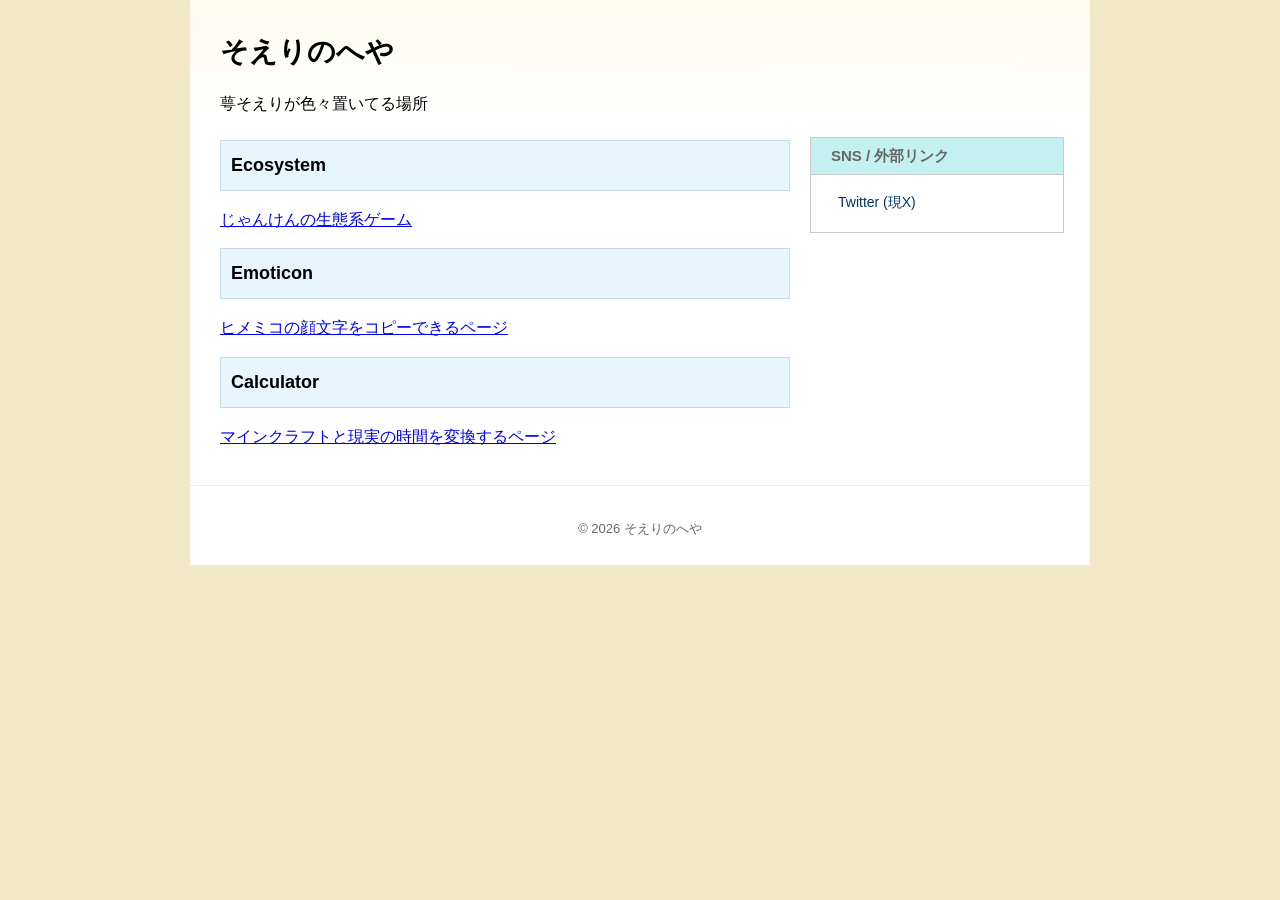
<file: index.html>
<!DOCTYPE html>
<html lang="ja">
  <head>
    <meta charset="utf-8">
    <title>そえりのへや</title>
    <meta name="viewport" content="width=device-width, initial-scale=1">
    <link rel="stylesheet" href="style.css">
    <!-- 共通化用スクリプトの読み込み -->
    <script src="include.js" defer></script>
  </head>
  <body>
    <div id="outer">
      <!-- JavaScriptが自動で中身を挿入するため、枠組みだけでOK -->
      <header></header>
      
      <div id="content">
        <div class="inner">
          <h2>Ecosystem</h2>
          <p><a href="https://hanabusasoweli.github.io/janken.html">じゃんけんの生態系ゲーム</a></p>
          <h2>Emoticon</h2>
          <p><a href="https://hanabusasoweli.github.io/Himemiko_emoticon.html">ヒメミコの顔文字をコピーできるページ</a></p>
          <h2>Calculator</h2>
          <p><a href="https://hanabusasoweli.github.io/Minecraft_time.html">マインクラフトと現実の時間を変換するページ</a></p>
        </div>
      </div>
      
      <aside></aside>
      
      <footer></footer>
    </div>
  </body>
</html>
</file>
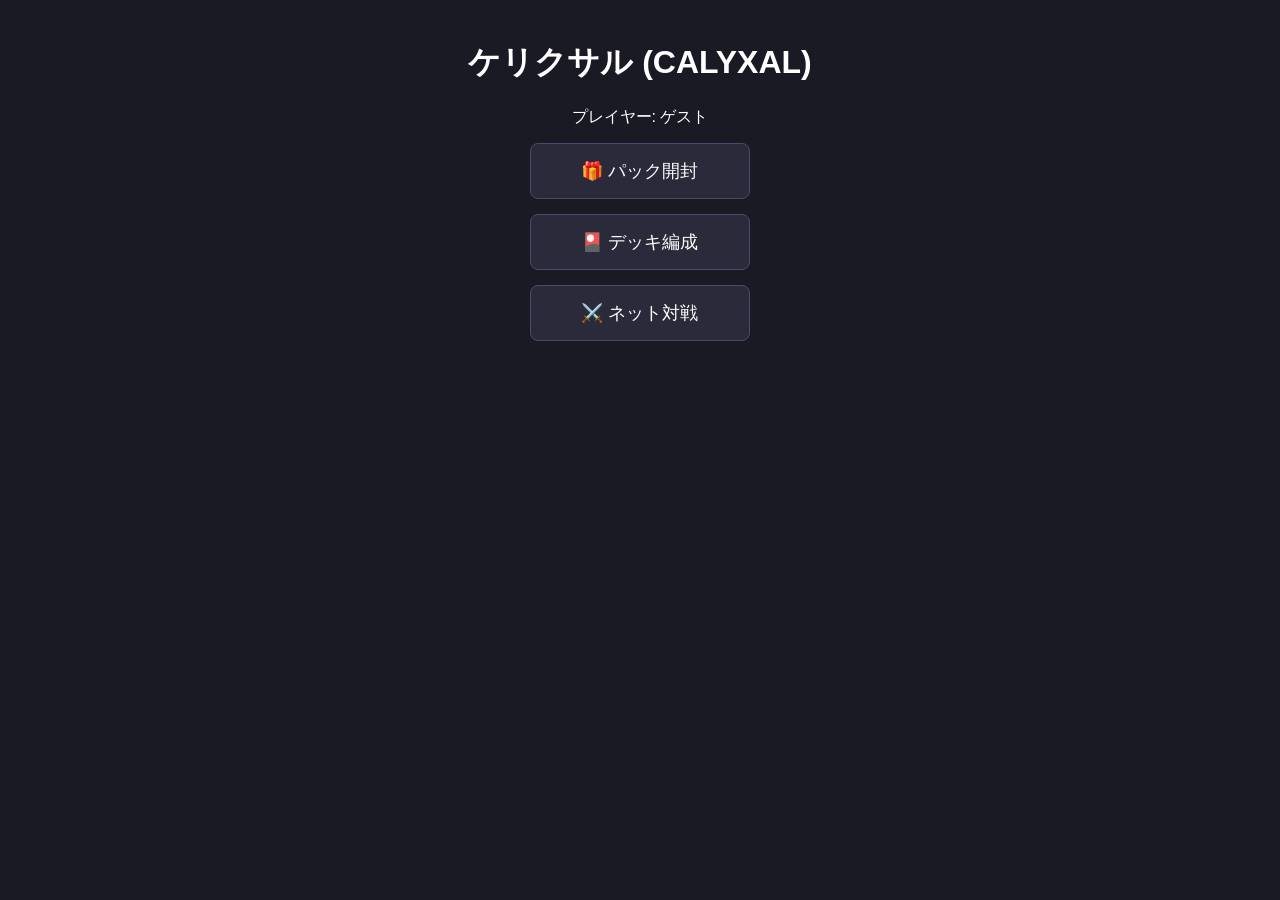
<file: calyxal.html>
<!DOCTYPE html>
<html lang="ja">
<head>
  <meta charset="UTF-8">
  <meta name="viewport" content="width=device-width, initial-scale=1.0">
  <title>ケリクサル (CALYXAL)</title>
  <style>
    body { font-family: sans-serif; text-align: center; background: #1a1a24; color: #fff; margin: 0; }
    .screen { display: none; padding: 20px; }
    .active { display: block; }
    .menu-btn { display: block; width: 220px; margin: 15px auto; padding: 15px; font-size: 18px; cursor: pointer; background: #2a2a3a; color: white; border: 1px solid #4a4a6a; border-radius: 8px; }
    .menu-btn:hover { background: #3a3a5a; }

    /* カード表示スタイル */
    .card-container { display: flex; flex-wrap: wrap; justify-content: center; gap: 12px; margin-top: 20px; }
    .card { width: 110px; padding: 8px; background: #2a2a3a; border: 1px solid #4a4a6a; border-radius: 8px; text-align: center; }
    .card img { width: 100%; height: 130px; object-fit: cover; border-radius: 4px; background-color: #ffffff; }
    .card-name { font-size: 12px; margin-top: 6px; color: #fff; font-weight: bold; }
  </style>
</head>
<body>

  <!-- ホーム画面 -->
  <div id="home-screen" class="screen active">
    <h1>ケリクサル (CALYXAL)</h1>
    <div id="player-info">プレイヤー: ゲスト</div>
    <button class="menu-btn" onclick="goToScreen('gacha-screen')">🎁 パック開封</button>
    <button class="menu-btn" onclick="goToScreen('deck-screen')">🎴 デッキ編成</button>
    <button class="menu-btn" onclick="startBattle()">⚔️ ネット対戦</button>
  </div>

  <!-- ガチャ画面 -->
  <div id="gacha-screen" class="screen">
    <h1>パック開封</h1>
    <button class="menu-btn" onclick="drawGacha()">1パック引く</button>
    
    <!-- ガチャ結果表示エリア -->
    <div id="gacha-result" class="card-container"></div>
    
    <button class="menu-btn" onclick="goToScreen('home-screen')">ホームへ戻る</button>
  </div>

  <!-- デッキ編成画面 -->
  <div id="deck-screen" class="screen">
    <h1>デッキ編成 / 所持カード</h1>
    <p>獲得したカード一覧</p>
    
    <!-- 所持カード一覧表示エリア -->
    <div id="inventory" class="card-container"></div>
    
    <button class="menu-btn" onclick="goToScreen('home-screen')">ホームへ戻る</button>
  </div>

  <!-- 対戦画面 -->
  <div id="battle-screen" class="screen">
    <h1>対戦ルーム</h1>
    <div id="battle-status">対戦相手を探しています...</div>
    <button class="menu-btn" onclick="cancelBattle()">キャンセル</button>
  </div>

  <script>
    // プレイヤーの所持カードデータ（メモリ保存）
    // 将来的にSupabaseなどのデータベースへ送信する配列
    const userCards = [];

    // 真っ白な仮カードの画像データ (1x1の白画像をSVG Data URIで生成)
    const whiteCardImage = "data:image/svg+xml;charset=utf-8,%3Csvg xmlns='http://www.w3.org/2000/svg' width='100' height='140' style='background:%23ffffff;'%3E%3C/svg%3E";

    // 画面切り替え処理
    function goToScreen(screenId) {
      document.querySelectorAll('.screen').forEach(s => s.classList.remove('active'));
      document.getElementById(screenId).classList.add('active');

      // デッキ画面を開く際に所持カードを表示を更新
      if (screenId === 'deck-screen') {
        renderInventory();
      }
    }

    // ガチャ実行
    function drawGacha() {
      // 仮カードのデータ作成
      const cardId = userCards.length + 1;
      const newCard = {
        id: cardId,
        name: `仮カード #${cardId}`,
        image: whiteCardImage
      };

      // 所持リストに追加
      userCards.push(newCard);

      // ガチャ結果を表示
      const resultArea = document.getElementById('gacha-result');
      resultArea.innerHTML = `
        <div class="card">
          <img src="${newCard.image}" alt="カード画像">
          <div class="card-name">${newCard.name}</div>
        </div>
      `;
    }

    // 所持カード一覧の描画
    function renderInventory() {
      const inventoryArea = document.getElementById('inventory');
      inventoryArea.innerHTML = '';

      if (userCards.length === 0) {
        inventoryArea.innerHTML = '<p>カードをまだ持っていません。</p>';
        return;
      }

      userCards.forEach(card => {
        const cardElement = document.createElement('div');
        cardElement.className = 'card';
        cardElement.innerHTML = `
          <img src="${card.image}" alt="カード画像">
          <div class="card-name">${card.name}</div>
        `;
        inventoryArea.appendChild(cardElement);
      });
    }

    // --- ネット通信用 ---
    function startBattle() {
      goToScreen('battle-screen');
      document.getElementById('battle-status').innerText = 'サーバーに接続中...';
    }

    function cancelBattle() {
      goToScreen('home-screen');
    }
  </script>
</body>
</html>
</file>
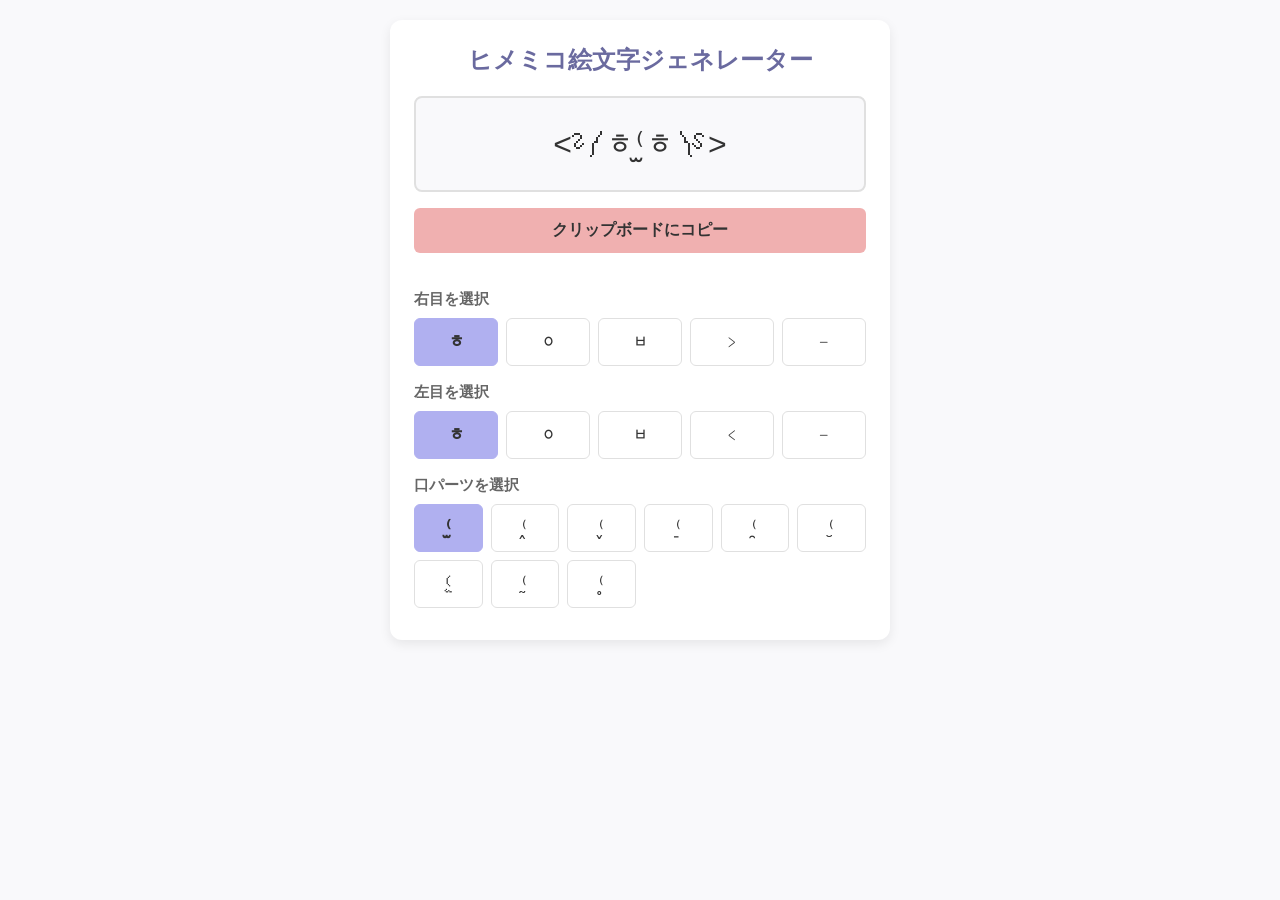
<file: Himemiko_emoji.html>
<!DOCTYPE html>
<html lang="ja">
<head>
  <meta charset="UTF-8">
  <meta name="viewport" content="width=device-width, initial-scale=1.0">
  <title>ヒメミコ絵文字ジェネレーター</title>
  <style>
    :root {
      --copy-bg: #F0B0B0;
      --part-active-bg: #B0B0F0;
      --bg-color: #f9f9fb;
      --card-bg: #ffffff;
      --text-color: #333333;
      --border-color: #e0e0e0;
    }

    * {
      box-sizing: border-box;
    }

    body {
      font-family: Arial, sans-serif;
      background-color: var(--bg-color);
      color: var(--text-color);
      margin: 0;
      padding: 20px;
      display: flex;
      justify-content: center;
    }

    .container {
      width: 100%;
      max-width: 500px;
      background-color: var(--card-bg);
      border-radius: 12px;
      padding: 24px;
      box-shadow: 0 4px 12px rgba(0, 0, 0, 0.08);
    }

    h1 {
      font-size: 1.5rem;
      text-align: center;
      margin-top: 0;
      margin-bottom: 20px;
      color: #6a6a9f;
    }

    .preview-box {
      background-color: var(--bg-color);
      border: 2px solid var(--border-color);
      border-radius: 8px;
      height: 96px; /* 高さを固定 */
      display: flex;
      align-items: center;
      justify-content: center;
      padding: 0 12px;
      font-size: 2rem;
      font-family: Arial, sans-serif;
      margin-bottom: 16px;
      word-break: break-all;
      white-space: pre-wrap;
      overflow: hidden;
      line-height: 1;
    }

    .copy-btn {
      width: 100%;
      background-color: var(--copy-bg);
      color: #333333;
      border: none;
      border-radius: 6px;
      padding: 12px;
      font-size: 1rem;
      font-weight: bold;
      cursor: pointer;
      transition: opacity 0.2s, transform 0.1s;
      margin-bottom: 20px;
    }

    .copy-btn:hover {
      opacity: 0.85;
    }

    .copy-btn:active {
      transform: scale(0.98);
    }

    .section-title {
      font-weight: bold;
      margin-top: 16px;
      margin-bottom: 8px;
      font-size: 0.95rem;
      color: #666;
    }

    .part-options {
      display: grid;
      grid-template-columns: repeat( auto-fit, minmax(65px, 1fr) );
      gap: 8px;
      margin-bottom: 8px;
    }

    .part-btn {
      background-color: white;
      border: 1px solid var(--border-color);
      border-radius: 6px;
      padding: 0 4px;
      height: 48px; /* 高さを統一固定 */
      display: flex;
      align-items: center;
      justify-content: center;
      font-size: 1.2rem;
      font-family: Arial, sans-serif;
      color: var(--text-color);
      cursor: pointer;
      transition: all 0.2s;
      white-space: nowrap;
      overflow: hidden;
      line-height: 1;
    }

    .part-btn:hover {
      border-color: var(--part-active-bg);
      background-color: #f0f0ff;
    }

    .part-btn.active {
      background-color: var(--part-active-bg);
      color: #333333;
      border-color: var(--part-active-bg);
      font-weight: bold;
    }

    .toast {
      position: fixed;
      bottom: 20px;
      left: 50%;
      transform: translateX(-50%) translateY(100px);
      background-color: #323232;
      color: white;
      padding: 10px 20px;
      border-radius: 20px;
      font-size: 0.875rem;
      opacity: 0;
      transition: all 0.3s ease;
      pointer-events: none;
    }

    .toast.show {
      transform: translateX(-50%) translateY(0);
      opacity: 1;
    }
  </style>
</head>
<body>

  <div class="container">
    <h1>ヒメミコ絵文字ジェネレーター</h1>

    <!-- プレビュー表示エリア -->
    <div class="preview-box" id="emojiPreview"></div>

    <!-- コピーボタン -->
    <button class="copy-btn" id="copyBtn">クリップボードにコピー</button>

    <!-- 右目の選択エリア (キャラクターの右目＝画面に向かって左側) -->
    <div class="section-title">右目を選択</div>
    <div class="part-options" id="rightEyeOptions"></div>

    <!-- 左目の選択エリア (キャラクターの左目＝画面に向かって右側) -->
    <div class="section-title">左目を選択</div>
    <div class="part-options" id="leftEyeOptions"></div>

    <!-- 口の選択エリア -->
    <div class="section-title">口パーツを選択</div>
    <div class="part-options" id="mouthOptions"></div>
  </div>

  <!-- コピー完了通知 -->
  <div class="toast" id="toast">コピーしました！</div>

  <script>
    // 絵文字の固定パーツと可変パーツの設定
    const state = {
      leftEar: '<⸊༼',
      rightEye: '\u11c2', // デフォルト: ᇂ
      hair: '\u207d',     // 髪の毛 (⁽)
      mouth: '\u032b',    // デフォルト: ̫
      leftEye: '\u11c2',  // デフォルト: ᇂ
      rightEar: '༽⸉>'
    };

    // 右目（画面に向かって左側）専用の選択肢
    const rightEyeList = [
      { label: 'ᇂ', value: '\u11c2' },
      { label: 'ᆼ', value: '\u11bc' },
      { label: 'ᆸ', value: '\u11c1' },
      { label: '﹥', value: '\ufe65' },
      { label: '﹣', value: '\ufe63' }
    ];

    // 左目（画面に向かって右側）専用の選択肢
    const leftEyeList = [
      { label: 'ᇂ', value: '\u11c2' },
      { label: 'ᆼ', value: '\u11bc' },
      { label: 'ᆸ', value: '\u11c1' },
      { label: '﹤', value: '\ufe64' },
      { label: '﹣', value: '\ufe63' }
    ];

    // 口の選択肢リスト
    const mouthList = [
      '\u032b', // ̫
      '\u032d', // ̭
      '\u032c', // ̬
      '\u0320', // ̠
      '\u032f', // ̮
      '\u032e', // ̯
      '\u1a6c', // ᩬ
      '\u0330', // ̰
      '\u0325'  // ̥
    ];

    const previewEl = document.getElementById('emojiPreview');
    const rightEyeOptionsEl = document.getElementById('rightEyeOptions');
    const leftEyeOptionsEl = document.getElementById('leftEyeOptions');
    const mouthOptionsEl = document.getElementById('mouthOptions');
    const copyBtn = document.getElementById('copyBtn');
    const toastEl = document.getElementById('toast');

    // プレビューの更新
    function renderEmoji() {
      const fullEmoji = `${state.leftEar}${state.rightEye}${state.hair}${state.mouth}${state.leftEye}${state.rightEar}`;
      previewEl.textContent = fullEmoji;
      return fullEmoji;
    }

    // 目のボタン一覧を生成
    function initEyeOptions(containerEl, eyeKey, optionsList) {
      containerEl.innerHTML = '';
      optionsList.forEach(item => {
        const btn = document.createElement('button');
        btn.className = `part-btn ${item.value === state[eyeKey] ? 'active' : ''}`;
        btn.textContent = item.label;

        btn.addEventListener('click', () => {
          state[eyeKey] = item.value;

          // アクティブ表示の切り替え
          containerEl.querySelectorAll('.part-btn').forEach(b => b.classList.remove('active'));
          btn.classList.add('active');

          renderEmoji();
        });
        containerEl.appendChild(btn);
      });
    }

    // 口のボタン一覧を生成
    function initMouthOptions() {
      mouthOptionsEl.innerHTML = '';
      mouthList.forEach(m => {
        const btn = document.createElement('button');
        btn.className = `part-btn ${m === state.mouth ? 'active' : ''}`;
        btn.textContent = `${state.hair}${m}`;
        
        btn.addEventListener('click', () => {
          state.mouth = m;
          
          document.querySelectorAll('#mouthOptions .part-btn').forEach(b => b.classList.remove('active'));
          btn.classList.add('active');

          renderEmoji();
        });
        mouthOptionsEl.appendChild(btn);
      });
    }

    // クリップボードへコピー
    copyBtn.addEventListener('click', async () => {
      const textToCopy = renderEmoji();
      try {
        await navigator.clipboard.writeText(textToCopy);
        showToast();
      } catch (err) {
        const textarea = document.createElement('textarea');
        textarea.value = textToCopy;
        document.body.appendChild(textarea);
        textarea.select();
        document.execCommand('copy');
        document.body.removeChild(textarea);
        showToast();
      }
    });

    // トースト通知の表示
    function showToast() {
      toastEl.classList.add('show');
      setTimeout(() => {
        toastEl.classList.remove('show');
      }, 2000);
    }

    // 初期化実行
    renderEmoji();
    initEyeOptions(rightEyeOptionsEl, 'rightEye', rightEyeList);
    initEyeOptions(leftEyeOptionsEl, 'leftEye', leftEyeList);
    initMouthOptions();
  </script>
</body>
</html>
</file>
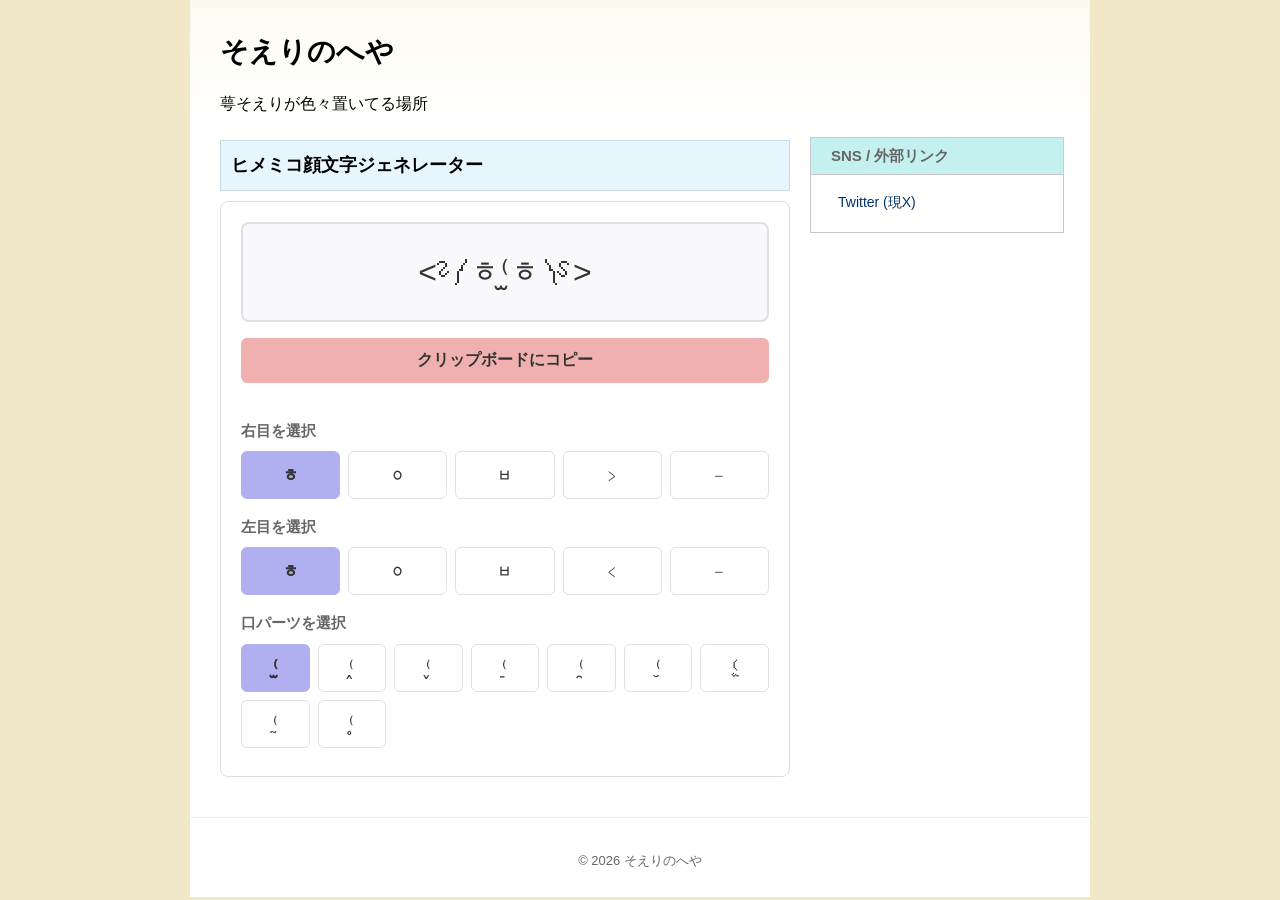
<file: Himemiko_emoticon.html>
<!DOCTYPE html>
<html lang="ja">
  <head>
    <meta charset="utf-8">
    <title>ヒメミコ顔文字ジェネレーター - そえりのへや</title>
    <meta name="keywords" content="ヒメミコ,顔文字,ジェネレーター,そえりのへや">
    <meta name="description" content="ヒメミコの顔文字を作成・コピーできるツールです。">
    <meta name="viewport" content="width=device-width, initial-scale=1">
    <link rel="stylesheet" href="style.css">
    <!-- 共通UI読み込み用JS -->
    <script src="include.js" defer></script>
    <style>
      /* --- ジェネレーター専用スタイル --- */
      :root {
        --copy-bg: #F0B0B0;
        --part-active-bg: #B0B0F0;
        --bg-color: #f9f9fb;
        --card-bg: #ffffff;
        --text-color: #333333;
        --border-color: #e0e0e0;
      }

      .generator-container {
        background-color: var(--card-bg);
        border-radius: 8px;
        padding: 20px;
        border: 1px solid #ddd;
        margin-bottom: 20px;
      }

      .preview-box {
        background-color: var(--bg-color);
        border: 2px solid var(--border-color);
        border-radius: 8px;
        height: 96px;
        display: flex;
        align-items: center;
        justify-content: center;
        padding: 0 12px;
        font-size: 2rem;
        font-family: Arial, sans-serif;
        margin-bottom: 16px;
        word-break: break-all;
        white-space: pre-wrap;
        overflow: hidden;
        line-height: 1;
        color: var(--text-color);
      }

      .copy-btn {
        width: 100%;
        background-color: var(--copy-bg);
        color: #333333;
        border: none;
        border-radius: 6px;
        padding: 12px;
        font-size: 1rem;
        font-weight: bold;
        cursor: pointer;
        transition: opacity 0.2s, transform 0.1s;
        margin-bottom: 20px;
      }

      .copy-btn:hover {
        opacity: 0.85;
      }

      .copy-btn:active {
        transform: scale(0.98);
      }

      .section-title {
        font-weight: bold;
        margin-top: 16px;
        margin-bottom: 8px;
        font-size: 0.95rem;
        color: #666;
      }

      .part-options {
        display: grid;
        grid-template-columns: repeat( auto-fit, minmax(60px, 1fr) );
        gap: 8px;
        margin-bottom: 8px;
      }

      .part-btn {
        background-color: white;
        border: 1px solid var(--border-color);
        border-radius: 6px;
        padding: 0 4px;
        height: 48px;
        display: flex;
        align-items: center;
        justify-content: center;
        font-size: 1.2rem;
        font-family: Arial, sans-serif;
        color: var(--text-color);
        cursor: pointer;
        transition: all 0.2s;
        white-space: nowrap;
        overflow: hidden;
        line-height: 1;
      }

      .part-btn:hover {
        border-color: var(--part-active-bg);
        background-color: #f0f0ff;
      }

      .part-btn.active {
        background-color: var(--part-active-bg);
        color: #333333;
        border-color: var(--part-active-bg);
        font-weight: bold;
      }

      .toast {
        position: fixed;
        bottom: 20px;
        left: 50%;
        transform: translateX(-50%) translateY(100px);
        background-color: #323232;
        color: white;
        padding: 10px 20px;
        border-radius: 20px;
        font-size: 0.875rem;
        opacity: 0;
        transition: all 0.3s ease;
        pointer-events: none;
        z-index: 1000;
      }

      .toast.show {
        transform: translateX(-50%) translateY(0);
        opacity: 1;
      }
    </style>
  </head>
  <body>
    <div id="outer">
      <!-- 共通UI：include.jsで自動読み込み -->
      <header></header>
      
      <div id="content">
        <div class="inner">
          <h2>ヒメミコ顔文字ジェネレーター</h2>
          
          <div class="generator-container">
            <!-- プレビュー表示エリア -->
            <div class="preview-box" id="emojiPreview"></div>

            <!-- コピーボタン -->
            <button class="copy-btn" id="copyBtn">クリップボードにコピー</button>

            <!-- 右目の選択エリア -->
            <div class="section-title">右目を選択</div>
            <div class="part-options" id="rightEyeOptions"></div>

            <!-- 左目の選択エリア -->
            <div class="section-title">左目を選択</div>
            <div class="part-options" id="leftEyeOptions"></div>

            <!-- 口の選択エリア -->
            <div class="section-title">口パーツを選択</div>
            <div class="part-options" id="mouthOptions"></div>
          </div>
        </div>
      </div>
      
      <!-- 共通UI：include.jsで自動読み込み -->
      <aside></aside>
      <footer></footer>
    </div>

    <!-- コピー完了通知 -->
    <div class="toast" id="toast">コピーしました！</div>

    <script>
      // 絵文字の固定パーツと可変パーツの設定
      const state = {
        leftEar: '<⸊༼',
        rightEye: '\u11c2', // デフォルト: ᇂ
        hair: '\u207d',     // 髪の毛 (⁽)
        mouth: '\u032b',    // デフォルト: ̫
        leftEye: '\u11c2',  // デフォルト: ᇂ
        rightEar: '༽⸉>'
      };

      // 右目（画面に向かって左側）専用の選択肢
      const rightEyeList = [
        { label: 'ᇂ', value: '\u11c2' },
        { label: 'ᆼ', value: '\u11bc' },
        { label: 'ᆸ', value: '\u11c1' },
        { label: '﹥', value: '\ufe65' },
        { label: '﹣', value: '\ufe63' }
      ];

      // 左目（画面に向かって右側）専用の選択肢
      const leftEyeList = [
        { label: 'ᇂ', value: '\u11c2' },
        { label: 'ᆼ', value: '\u11bc' },
        { label: 'ᆸ', value: '\u11c1' },
        { label: '﹤', value: '\ufe64' },
        { label: '﹣', value: '\ufe63' }
      ];

      // 口の選択肢リスト
      const mouthList = [
        '\u032b', // ̫
        '\u032d', // ̭
        '\u032c', // ̬
        '\u0320', // ̠
        '\u032f', // ̮
        '\u032e', // ̯
        '\u1a6c', // ᩬ
        '\u0330', // ̰
        '\u0325'  // ̥
      ];

      const previewEl = document.getElementById('emojiPreview');
      const rightEyeOptionsEl = document.getElementById('rightEyeOptions');
      const leftEyeOptionsEl = document.getElementById('leftEyeOptions');
      const mouthOptionsEl = document.getElementById('mouthOptions');
      const copyBtn = document.getElementById('copyBtn');
      const toastEl = document.getElementById('toast');

      // プレビューの更新
      function renderEmoji() {
        const fullEmoji = `${state.leftEar}${state.rightEye}${state.hair}${state.mouth}${state.leftEye}${state.rightEar}`;
        previewEl.textContent = fullEmoji;
        return fullEmoji;
      }

      // 目のボタン一覧を生成
      function initEyeOptions(containerEl, eyeKey, optionsList) {
        containerEl.innerHTML = '';
        optionsList.forEach(item => {
          const btn = document.createElement('button');
          btn.className = `part-btn ${item.value === state[eyeKey] ? 'active' : ''}`;
          btn.textContent = item.label;

          btn.addEventListener('click', () => {
            state[eyeKey] = item.value;

            containerEl.querySelectorAll('.part-btn').forEach(b => b.classList.remove('active'));
            btn.classList.add('active');

            renderEmoji();
          });
          containerEl.appendChild(btn);
        });
      }

      // 口のボタン一覧を生成
      function initMouthOptions() {
        mouthOptionsEl.innerHTML = '';
        mouthList.forEach(m => {
          const btn = document.createElement('button');
          btn.className = `part-btn ${m === state.mouth ? 'active' : ''}`;
          btn.textContent = `${state.hair}${m}`;
          
          btn.addEventListener('click', () => {
            state.mouth = m;
            
            document.querySelectorAll('#mouthOptions .part-btn').forEach(b => b.classList.remove('active'));
            btn.classList.add('active');

            renderEmoji();
          });
          mouthOptionsEl.appendChild(btn);
        });
      }

      // クリップボードへコピー
      copyBtn.addEventListener('click', async () => {
        const textToCopy = renderEmoji();
        try {
          await navigator.clipboard.writeText(textToCopy);
          showToast();
        } catch (err) {
          const textarea = document.createElement('textarea');
          textarea.value = textToCopy;
          document.body.appendChild(textarea);
          textarea.select();
          document.execCommand('copy');
          document.body.removeChild(textarea);
          showToast();
        }
      });

      // トースト通知の表示
      function showToast() {
        toastEl.classList.add('show');
        setTimeout(() => {
          toastEl.classList.remove('show');
        }, 2000);
      }

      // 初期化実行
      renderEmoji();
      initEyeOptions(rightEyeOptionsEl, 'rightEye', rightEyeList);
      initEyeOptions(leftEyeOptionsEl, 'leftEye', leftEyeList);
      initMouthOptions();
    </script>
  </body>
</html>
</file>
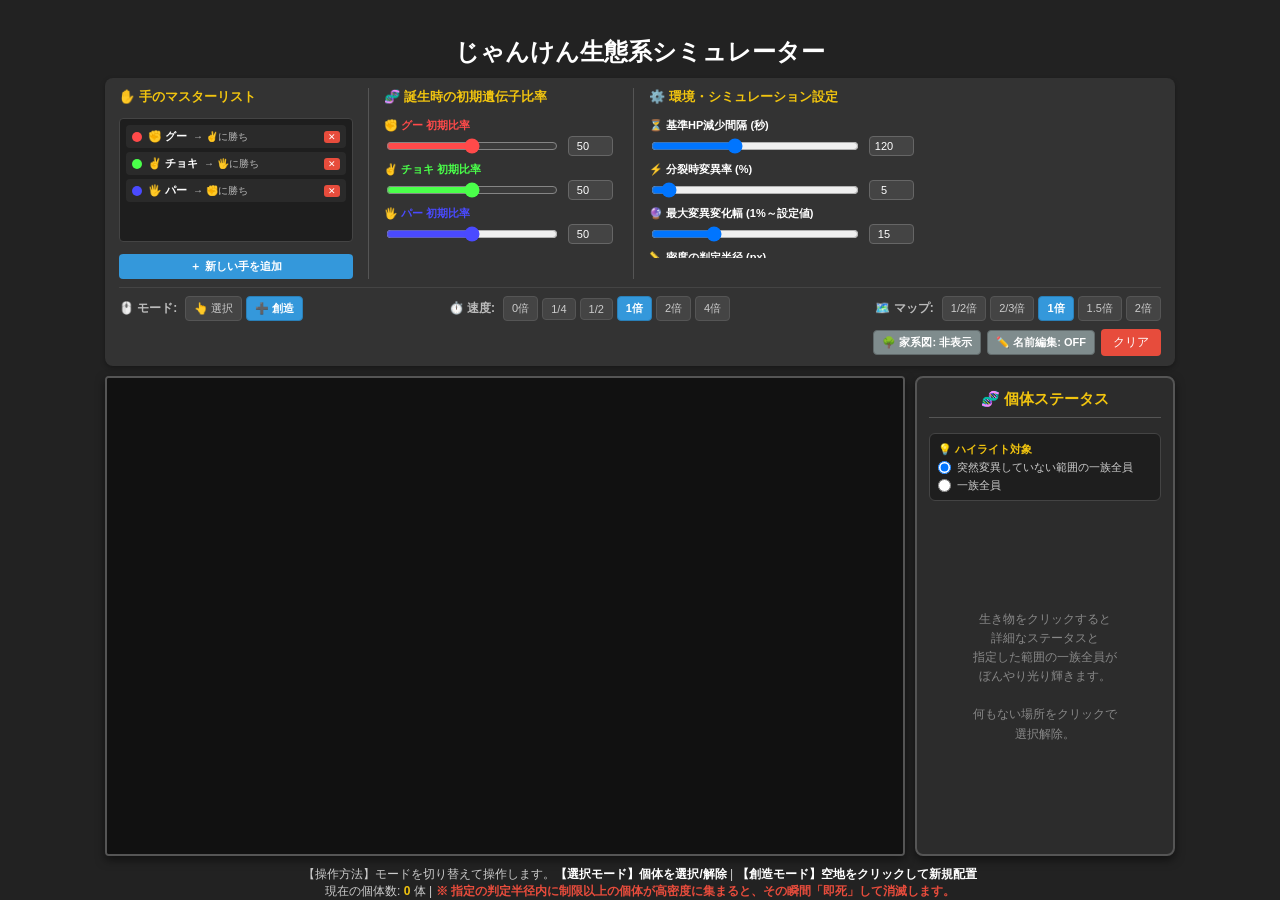
<file: janken.html>
<!DOCTYPE html>
<html lang="ja">
<head>
    <meta charset="UTF-8">
    <meta name="viewport" content="width=device-width, initial-scale=1.0">
    <title>じゃんけん生態系シミュレーター (全画面フィット・マップ縮小版)</title>
    <style>
        body {
            margin: 0;
            background-color: #222;
            color: #fff;
            font-family: sans-serif;
            display: flex;
            align-items: center;
            justify-content: center;
            height: 100vh;
            overflow: hidden;
        }
        
        #app-wrapper {
            display: flex;
            gap: 15px;
            width: 98%;
            max-width: 1650px;
            height: 92vh;
            align-items: stretch;
            justify-content: center;
        }

        #left-area {
            flex: 0 0 1070px;
            display: flex;
            flex-direction: column;
            gap: 10px;
            min-width: 0;
        }
        
        #main-area {
            display: flex;
            gap: 10px;
            width: 100%;
            align-items: flex-start;
        }

        /* スクロールを完全に無くし、固定領域に収める */
        #canvasContainer {
            width: 800px;
            height: 480px;
            overflow: hidden; 
            border: 2px solid #555;
            background-color: #111;
            box-shadow: 0 4px 10px rgba(0,0,0,0.5);
            border-radius: 4px;
            box-sizing: border-box;
        }

        canvas {
            display: block;
            background-color: #111;
            cursor: crosshair;
        }

        #statusPanel {
            width: 260px;
            height: 480px;
            background-color: #2c2c2c;
            border: 2px solid #555;
            border-radius: 8px;
            padding: 12px;
            box-sizing: border-box;
            box-shadow: 0 4px 10px rgba(0,0,0,0.5);
            display: flex;
            flex-direction: column;
            gap: 10px;
        }
        #statusPanel h3 {
            margin: 0 0 5px 0;
            padding-bottom: 8px;
            border-bottom: 1px solid #555;
            color: #f1c40f;
            font-size: 15px;
            text-align: center;
        }

        #lineagePanel {
            display: none; 
            flex: 1;
            min-width: 360px;
            background-color: #2c2c2c;
            border: 2px solid #555;
            border-radius: 8px;
            padding: 18px;
            box-sizing: border-box;
            box-shadow: 0 4px 12px rgba(0,0,0,0.6);
            flex-direction: column;
            gap: 12px;
        }
        #lineagePanel h3 {
            margin: 0 0 5px 0;
            padding-bottom: 8px;
            border-bottom: 1px solid #555;
            color: #f1c40f;
            font-size: 16px;
            text-align: center;
        }
        #lineageContent {
            flex: 1;
            overflow-y: auto;
            min-height: 0;
            padding-right: 4px;
        }
        
        #highlightConfig {
            background-color: #1e1e1e;
            border-radius: 6px;
            padding: 8px;
            display: flex;
            flex-direction: column;
            gap: 4px;
            font-size: 11px;
            border: 1px solid #444;
        }
        .highlight-title {
            color: #f1c40f;
            font-weight: bold;
            display: flex;
            align-items: center;
            gap: 4px;
        }
        .radio-group {
            display: flex;
            flex-direction: column;
            gap: 5px;
        }
        .radio-label {
            display: flex;
            align-items: center;
            gap: 6px;
            cursor: pointer;
            user-select: none;
            color: #ccc;
            line-height: 1.2;
        }
        .radio-label input {
            margin: 0;
            cursor: pointer;
        }

        .status-placeholder {
            color: #888;
            text-align: center;
            margin-top: auto;
            margin-bottom: auto;
            font-size: 12px;
            line-height: 1.6;
        }
        .status-item {
            display: flex;
            justify-content: space-between;
            font-size: 13px;
            border-bottom: 1px dashed #444;
            padding-bottom: 4px;
        }
        .status-item span:last-child {
            font-weight: bold;
        }

        #boostBtn {
            width: 100%;
            padding: 8px;
            background-color: #e67e22;
            color: white;
            border: none;
            border-radius: 4px;
            cursor: pointer;
            font-weight: bold;
            font-size: 12px;
            margin-top: 2px;
            box-shadow: 0 2px 4px rgba(0,0,0,0.3);
            transition: background-color 0.15s, transform 0.05s;
        }
        #boostBtn:hover {
            background-color: #d35400;
        }
        #boostBtn:active {
            transform: scale(0.98);
        }

        #statusContent {
            display: flex;
            flex-direction: column;
            gap: 10px;
            flex: 1;
            min-height: 0; 
        }

        .gene-bar-container {
            display: flex;
            flex-direction: column;
            gap: 4px;
            margin-top: 5px;
            flex: 1;
            overflow-y: auto;
            padding-right: 4px;
        }
        .gene-label {
            font-size: 11px;
            color: #aaa;
        }
        .gene-bar {
            height: 14px;
            border-radius: 3px;
            position: relative;
            background-color: #111;
            overflow: hidden;
            min-height: 14px;
        }
        .gene-fill {
            height: 100%;
            width: 0%;
            transition: width 0.2s;
        }

        #controls {
            background-color: #333;
            padding: 10px 14px;
            border-radius: 8px;
            display: flex;
            flex-direction: column;
            gap: 8px;
            align-items: center;
            box-shadow: 0 2px 5px rgba(0,0,0,0.3);
            width: 100%;
            box-sizing: border-box;
        }
        
        .control-grid {
            display: flex;
            gap: 15px;
            width: 100%;
            justify-content: flex-start;
        }
        .control-column {
            display: flex;
            flex-direction: column;
            gap: 6px;
            border-right: 1px solid #555;
            padding-right: 15px;
            position: relative;
            box-sizing: border-box;
        }
        .control-column:last-of-type {
            border-right: none;
            padding-right: 0;
        }

        .slider-group {
            display: flex;
            flex-direction: column;
            align-items: flex-start;
            font-size: 11px;
            width: 100%;
        }
        .slider-group label {
            margin-bottom: 3px;
            font-weight: bold;
        }
        
        .input-row {
            display: flex;
            align-items: center;
            gap: 8px;
            width: 100%;
        }
        .input-row input[type="range"] {
            flex: 1;
            min-width: 0;
        }
        .input-row input[type="number"] {
            width: 45px;
            min-width: 45px;
            background-color: #444;
            color: #fff;
            border: 1px solid #666;
            border-radius: 4px;
            padding: 3px;
            font-size: 11px;
            text-align: center;
            box-sizing: border-box;
        }

        /* 下部エリア（2段レイアウト構造） */
        .control-bottom {
            display: flex;
            flex-direction: column;
            width: 100%;
            border-top: 1px solid #444;
            padding-top: 8px;
            gap: 8px;
        }

        .control-row-1 {
            display: flex;
            width: 100%;
            justify-content: space-between;
            align-items: center;
            gap: 8px;
            flex-wrap: wrap;
        }

        .control-row-2 {
            display: flex;
            width: 100%;
            justify-content: flex-end;
            align-items: center;
            gap: 6px;
        }

        .control-group-inline {
            display: flex;
            align-items: center;
            gap: 4px;
            span {
                font-size: 12px;
                font-weight: bold;
                margin-right: 4px;
                color: #bbb;
            }
        }
        .opt-btn {
            background-color: #444;
            color: #ccc;
            border: 1px solid #555;
            padding: 4px 8px;
            font-size: 11px;
            border-radius: 4px;
            cursor: pointer;
            transition: all 0.2s;
        }
        .opt-btn:hover {
            background-color: #555;
            color: #fff;
        }
        .opt-btn.active {
            background-color: #3498db;
            color: #fff;
            border-color: #2980b9;
            font-weight: bold;
        }

        #toggleLineageBtn, #toggleEditNameBtn {
            background-color: #7f8c8d;
            color: white;
            border-color: #616a6b;
            font-weight: bold;
        }

        button#clearBtn {
            background-color: #e74c3c;
            color: white;
            border: none;
            padding: 5px 12px;
            font-size: 12px;
            border-radius: 4px;
            cursor: pointer;
        }
        button#clearBtn:hover {
            background-color: #c0392b;
        }
        #info {
            font-size: 12px;
            text-align: center;
            line-height: 1.4;
            color: #ccc;
        }
        .count-badge {
            font-weight: bold;
            color: #f1c40f;
        }
    </style>
</head>
<body>

    <div id="app-wrapper">
        <div id="left-area">
            <h2 style="margin: 0; text-align: center;">じゃんけん生態系シミュレーター</h2>
            
            <div id="controls">
                <div class="control-grid">
                    <div class="control-column" style="width: 250px;">
                        <h4 style="margin: 0 0 6px 0; color: #f1c40f; font-size: 13px;">✋ 手のマスターリスト</h4>
                        <div id="handListContainer" style="display: flex; flex-direction: column; gap: 4px; height: 110px; overflow-y: auto; background: #1e1e1e; padding: 6px; border-radius: 4px; border: 1px solid #444;"></div>
                        <button id="showAddHandFormBtn" style="margin-top: 6px; font-size: 11px; padding: 5px; background: #3498db; color: #fff; border: none; border-radius: 4px; cursor: pointer; width: 100%; font-weight: bold;">＋ 新しい手を追加</button>
                        
                        <div id="addHandForm" style="display: none; background: #2c2c2c; border: 2px solid #555; padding: 10px; border-radius: 6px; font-size: 11px; flex-direction: column; gap: 8px; position: absolute; z-index: 20; width: 230px; top: 10px; left: 10px; box-shadow: 0 4px 15px rgba(0,0,0,0.6);">
                            <div style="display: flex; justify-content: space-between; align-items: center; border-bottom: 1px solid #555; padding-bottom: 4px;">
                                <strong style="color: #3498db;">🖐️ 手の追加登録</strong>
                                <button id="closeAddHandFormBtn" style="background: none; border: none; color: #aaa; cursor: pointer; font-size: 14px;">✕</button>
                            </div>
                            <div style="display: flex; gap: 6px; align-items: center;">
                                <input type="text" id="newHandName" placeholder="例: ⚡ 雷" style="flex: 1; background: #111; color: #fff; border: 1px solid #555; border-radius: 4px; padding: 4px; font-size: 11px; box-sizing: border-box;">
                                <input type="color" id="newHandColor" value="#e74c3c" style="width: 28px; height: 24px; border: none; padding: 0; background: none; cursor: pointer;">
                            </div>
                            <div>
                                <span style="color: #aaa; font-weight: bold;">既存の手との相性（新手から見て）:</span>
                                <div id="beatsCheckboxes" style="display: flex; flex-direction: column; gap: 4px; max-height: 120px; overflow-y: auto; background: #111; padding: 6px; border-radius: 4px; margin-top: 4px; border: 1px solid #444;"></div>
                            </div>
                            <button id="submitAddHandBtn" style="background: #2ecc71; color: #fff; border: none; border-radius: 4px; padding: 6px; cursor: pointer; font-weight: bold; font-size: 11px;">登録を確定</button>
                        </div>
                    </div>

                    <div class="control-column" id="dynamicSlidersColumn" style="width: 250px;">
                        <h4 style="margin: 0 0 6px 0; color: #f1c40f; font-size: 13px;">🧬 誕生時の初期遺伝子比率</h4>
                        <div id="dynamicSlidersContainer" style="display: flex; flex-direction: column; gap: 6px; height: 140px; overflow-y: auto; padding-right: 5px;"></div>
                    </div>

                    <div class="control-column" style="width: 270px;">
                        <h4 style="margin: 0 0 6px 0; color: #f1c40f; font-size: 13px;">⚙️ 環境・シミュレーション設定</h4>
                        <div style="display: flex; flex-direction: column; gap: 6px; height: 140px; overflow-y: auto; padding-right: 5px;">
                            <div class="slider-group">
                                <label>⏳ 基準HP減少間隔 (秒)</label>
                                <div class="input-row">
                                    <input type="range" id="decayInterval" min="1" max="300" value="120">
                                    <input type="number" id="decayNum" min="1" max="300" value="120">
                                </div>
                            </div>
                            <div class="slider-group">
                                <label>⚡ 分裂時変異率 (%)</label>
                                <div class="input-row">
                                    <input type="range" id="mutRate" min="0" max="100" value="5">
                                    <input type="number" id="mutRateNum" min="0" max="100" value="5">
                                </div>
                            </div>
                            <div class="slider-group">
                                <label>🔮 最大変異変化幅 (1%～設定値)</label>
                                <div class="input-row">
                                    <input type="range" id="mutAmt" min="1" max="50" value="15">
                                    <input type="number" id="mutAmtNum" min="1" max="50" value="15">
                                </div>
                            </div>
                            <div class="slider-group">
                                <label>📏 密度の判定半径 (px)</label>
                                <div class="input-row">
                                    <input type="range" id="crowdRadius" min="10" max="300" value="50">
                                    <input type="number" id="crowdRadiusNum" min="10" max="300" value="50">
                                </div>
                            </div>
                            <div class="slider-group">
                                <label>💀 即死基準の混雑個体数 (体)</label>
                                <div class="input-row">
                                    <input type="range" id="crowdLimit" min="1" max="100" value="20">
                                    <input type="number" id="crowdLimitNum" min="1" max="100" value="20">
                                </div>
                            </div>
                        </div>
                    </div>
                </div>

                <div class="control-bottom">
                    <!-- 1段目: モード / 速度 / マップ -->
                    <div class="control-row-1">
                        <!-- 🖱️ モード（創造モードをデフォルト化） -->
                        <div class="control-group-inline">
                            <span>🖱️ モード:</span>
                            <button class="opt-btn mode-btn" data-mode="select">👆 選択</button>
                            <button class="opt-btn mode-btn active" data-mode="create">➕ 創造</button>
                        </div>

                        <!-- ⏱️ 速度 -->
                        <div class="control-group-inline">
                            <span>⏱️ 速度:</span>
                            <button class="opt-btn speed-btn" data-speed="0">0倍</button>
                            <button class="opt-btn speed-btn" data-speed="0.25">1/4</button>
                            <button class="opt-btn speed-btn" data-speed="0.5">1/2</button>
                            <button class="opt-btn speed-btn active" data-speed="1">1倍</button>
                            <button class="opt-btn speed-btn" data-speed="2">2倍</button>
                            <button class="opt-btn speed-btn" data-speed="4">4倍</button>
                        </div>

                        <!-- 🗺️ マップ -->
                        <div class="control-group-inline">
                            <span>🗺️ マップ:</span>
                            <button class="opt-btn map-scale-btn" data-scale="0.5">1/2倍</button>
                            <button class="opt-btn map-scale-btn" data-scale="0.6666666666666666">2/3倍</button>
                            <button class="opt-btn map-scale-btn active" data-scale="1">1倍</button>
                            <button class="opt-btn map-scale-btn" data-scale="1.5">1.5倍</button>
                            <button class="opt-btn map-scale-btn" data-scale="2">2倍</button>
                        </div>
                    </div>

                    <!-- 2段目: 家系図 / 名前編集 / クリア -->
                    <div class="control-row-2">
                        <button id="toggleLineageBtn" class="opt-btn">🌳 家系図: 非表示</button>
                        <button id="toggleEditNameBtn" class="opt-btn">✏️ 名前編集: OFF</button>
                        <button id="clearBtn">クリア</button>
                    </div>
                </div>
            </div>

            <div id="main-area">
                <div id="canvasContainer">
                    <canvas id="simCanvas" width="800" height="480"></canvas>
                </div>
                
                <div id="statusPanel">
                    <h3>🧬 個体ステータス</h3>
                    <div id="highlightConfig">
                        <div class="highlight-title">💡 ハイライト対象</div>
                        <div class="radio-group">
                            <label class="radio-label">
                                <input type="radio" name="highlightMode" value="pureLineage" checked> 突然変異していない範囲の一族全員
                            </label>
                            <label class="radio-label">
                                <input type="radio" name="highlightMode" value="all"> 一族全員
                            </label>
                        </div>
                    </div>
                    <div id="statusContent">
                        <div class="status-placeholder">
                            生き物をクリックすると<br>詳細なステータスと<br>指定した範囲の一族全員が<br>ぼんやり光り輝きます。<br><br>何もない場所をクリックで<br>選択解除。
                        </div>
                    </div>
                </div>
            </div>
            
            <div id="info">
                【操作方法】モードを切り替えて操作します。<strong style="color: #fff;">【選択モード】個体を選択/解除</strong> | <strong style="color: #fff;">【創造モード】空地をクリックして新規配置</strong><br>
                現在の個体数: <span id="creatureCount" class="count-badge">0</span> 体 | 
                <span style="color: #e74c3c; font-weight: bold;">※ 指定の判定半径内に制限以上の個体が高密度に集まると、その瞬間「即死」して消滅します。</span>
            </div>
        </div>

        <div id="lineagePanel" style="display: none;">
            <h3>🌳 種の家系図 (系統樹)</h3>
            <div id="lineageContent">
                <div class="status-placeholder">
                    画面をクリックして<br>生き物を配置すると<br>ここに系統樹（家系図）が<br>リアルタイムに形成されます。
                </div>
            </div>
        </div>
    </div>

    <script>
        const canvas = document.getElementById('simCanvas');
        const ctx = canvas.getContext('2d');

        const clearBtn = document.getElementById('clearBtn');
        const countBadge = document.getElementById('creatureCount');

        const decayIntervalSlider = document.getElementById('decayInterval');
        const mutRateSlider = document.getElementById('mutRate');
        const mutAmtSlider = document.getElementById('mutAmt');
        
        const statusContent = document.getElementById('statusContent');
        const lineageContent = document.getElementById('lineageContent');
        const lineagePanel = document.getElementById('lineagePanel');
        const toggleLineageBtn = document.getElementById('toggleLineageBtn');
        const toggleEditNameBtn = document.getElementById('toggleEditNameBtn');
        const highlightRadios = document.getElementsByName('highlightMode');

        const addHandForm = document.getElementById('addHandForm');
        const showAddHandFormBtn = document.getElementById('showAddHandFormBtn');
        const closeAddHandFormBtn = document.getElementById('closeAddHandFormBtn');
        const submitAddHandBtn = document.getElementById('submitAddHandBtn');
        const newHandName = document.getElementById('newHandName');
        const newHandColor = document.getElementById('newHandColor');
        const beatsCheckboxes = document.getElementById('beatsCheckboxes');
        const handListContainer = document.getElementById('handListContainer');
        const dynamicSlidersContainer = document.getElementById('dynamicSlidersContainer');

        const SPEED_MULT = 0.25; 
        let timeScale = 1.0; 
        let isEditMode = false;
        let preEditTimeScale = 1.0;

        // 初期モードを創造モード（create）に設定
        let appMode = 'create';

        // 基準（ビューポート）サイズは 800 x 480 で固定
        const BASE_WIDTH = 800;
        const BASE_HEIGHT = 480;
        let currentMapScale = 1.0; // マップ倍率 (0.5 ~ 2.0)

        let currentCrowdRadius = 50;
        let currentCrowdLimit = 20;

        let hands = [
            { id: 'rock', name: '✊ グー', color: '#ff4a4a', beats: ['scissors'] },
            { id: 'scissors', name: '✌️ チョキ', color: '#4aff4a', beats: ['paper'] },
            { id: 'paper', name: '🖐️ パー', color: '#4a4aff', beats: ['rock'] }
        ];

        let familyCounter = 0;
        let creatureIdCounter = 0;
        let mutationCounter = 0; 
        let lineageRegistry = {};
        let selectedCreature = null;
        let lastSelectedCreatureId = null;
        let frameCount = 0; 

        // 🖱️ モード変更ボタンイベント
        const modeBtns = document.querySelectorAll('.mode-btn');
        modeBtns.forEach(btn => {
            btn.addEventListener('click', () => {
                modeBtns.forEach(b => b.classList.remove('active'));
                btn.classList.add('active');
                appMode = btn.dataset.mode;
                canvas.style.cursor = appMode === 'create' ? 'crosshair' : 'pointer';
            });
        });

        // 🗺️ マップサイズ変更関数
        function changeMapScale(newScale) {
            if (newScale === currentMapScale) return;
            const ratio = newScale / currentMapScale;

            const newWorldWidth = BASE_WIDTH * newScale;
            const newWorldHeight = BASE_HEIGHT * newScale;

            creatures.forEach(c => {
                c.x *= ratio;
                c.y *= ratio;

                c.x = Math.max(c.radius, Math.min(newWorldWidth - c.radius, c.x));
                c.y = Math.max(c.radius, Math.min(newWorldHeight - c.radius, c.y));
            });

            currentMapScale = newScale;
        }

        const mapScaleBtns = document.querySelectorAll('.map-scale-btn');
        mapScaleBtns.forEach(btn => {
            btn.addEventListener('click', () => {
                mapScaleBtns.forEach(b => b.classList.remove('active'));
                btn.classList.add('active');
                const scaleVal = parseFloat(btn.dataset.scale);
                changeMapScale(scaleVal);
            });
        });

        toggleLineageBtn.addEventListener('click', () => {
            if (lineagePanel.style.display === 'none' || lineagePanel.style.display === '') {
                lineagePanel.style.display = 'flex';
                toggleLineageBtn.textContent = '🌳 家系図: 表示中';
                toggleLineageBtn.style.backgroundColor = '#27ae60';
                toggleLineageBtn.style.borderColor = '#1e8449';
                updateLineagePanel(); 
            } else {
                lineagePanel.style.display = 'none';
                toggleLineageBtn.textContent = '🌳 家系図: 非表示';
                toggleLineageBtn.style.backgroundColor = '#7f8c8d';
                toggleLineageBtn.style.borderColor = '#616a6b';
            }
        });

        toggleEditNameBtn.addEventListener('click', () => {
            isEditMode = !isEditMode;
            if (isEditMode) {
                preEditTimeScale = timeScale;
                timeScale = 0; 
                
                speedBtns.forEach(b => b.classList.toggle('active', parseFloat(b.dataset.speed) === 0));

                toggleEditNameBtn.textContent = '✏️ 名前編集: ON';
                toggleEditNameBtn.style.backgroundColor = '#e67e22';
                toggleEditNameBtn.style.borderColor = '#d35400';

                if (lineagePanel.style.display === 'none' || lineagePanel.style.display === '') {
                    lineagePanel.style.display = 'flex';
                    toggleLineageBtn.textContent = '🌳 家系図: 表示中';
                    toggleLineageBtn.style.backgroundColor = '#27ae60';
                    toggleLineageBtn.style.borderColor = '#1e8449';
                }
            } else {
                timeScale = preEditTimeScale; 
                
                speedBtns.forEach(b => b.classList.toggle('active', parseFloat(b.dataset.speed) === timeScale));

                toggleEditNameBtn.textContent = '✏️ 名前編集: OFF';
                toggleEditNameBtn.style.backgroundColor = '#7f8c8d';
                toggleEditNameBtn.style.borderColor = '#616a6b';
            }
            updateLineagePanel();
        });

        lineageContent.addEventListener('input', (e) => {
            if (e.target && e.target.classList.contains('lineage-label-input')) {
                const nodeVal = e.target.value;
                const nodeId = e.target.dataset.id;
                if (lineageRegistry[nodeId]) {
                    lineageRegistry[nodeId].label = nodeVal;
                    lineageRegistry[nodeId].isCustomNamed = true; 
                }
            }
        });

        function hexToRgb(hex) {
            let shorthandRegex = /^#?([a-f\d])([a-f\d])([a-f\d])$/i;
            hex = hex.replace(shorthandRegex, function(m, r, g, b) {
                return r + r + g + g + b + b;
            });
            let result = /^#?([a-f\d]{2})([a-f\d]{2})([a-f\d]{2})$/i.exec(hex);
            return result ? {
                r: parseInt(result[1], 16),
                g: parseInt(result[2], 16),
                b: parseInt(result[3], 16)
            } : { r: 255, g: 255, b: 255 };
        }

        function getCreatureColorString(genes) {
            let rSum = 0, gSum = 0, bSum = 0;
            let totalWeight = 0;
            hands.forEach(h => {
                const weight = genes[h.id] || 0;
                const rgb = hexToRgb(h.color);
                rSum += rgb.r * weight;
                gSum += rgb.g * weight;
                bSum += rgb.b * weight;
                totalWeight += weight;
            });
            if (totalWeight === 0) return 'rgb(255, 255, 255)';
            return `rgb(${Math.floor(rSum)}, ${Math.floor(gSum)}, ${Math.floor(bSum)})`;
        }

        class Creature {
            constructor(x, y, genes, familyId = null, lineageId = null) {
                this.id = ++creatureIdCounter;
                this.x = x; 
                this.y = y;
                this.radius = 8;
                
                const angle = Math.random() * Math.PI * 2;
                const speed = (1 + Math.random() * 2) * SPEED_MULT; 
                this.vx = Math.cos(angle) * speed;
                this.vy = Math.sin(angle) * speed;

                this.genes = {};
                hands.forEach(h => {
                    this.genes[h.id] = genes[h.id] !== undefined ? genes[h.id] : 0;
                });

                let sum = 0;
                hands.forEach(h => sum += this.genes[h.id]);
                if (sum > 0) {
                    hands.forEach(h => this.genes[h.id] /= sum);
                } else {
                    hands.forEach(h => this.genes[h.id] = 1 / hands.length);
                }

                this.hp = 10;
                this.simulatedAge = 0;       
                this.decayAccumulator = 0; 

                this.familyId = familyId || `家系 #${++familyCounter}`;
                this.lineageId = lineageId || this.familyId;
                this.lastNeighborCount = 0;
            }

            isInvincible() {
                return this.simulatedAge < 1500; 
            }

            update(simDt, allCreatures, mapScale) {
                this.x += this.vx * timeScale;
                this.y += this.vy * timeScale;

                const worldWidth = BASE_WIDTH * mapScale;
                const worldHeight = BASE_HEIGHT * mapScale;

                if (this.x - this.radius < 0) { this.x = this.radius; this.vx *= -1; }
                if (this.x + this.radius > worldWidth) { this.x = worldWidth - this.radius; this.vx *= -1; }
                if (this.y - this.radius < 0) { this.y = this.radius; this.vy *= -1; }
                if (this.y + this.radius > worldHeight) { this.y = worldHeight - this.radius; this.vy *= -1; }

                this.simulatedAge += simDt;

                let neighborCount = 0;
                if (!this.isInvincible()) {
                    for (let i = 0; i < allCreatures.length; i++) {
                        const other = allCreatures[i];
                        if (other === this || other.isInvincible()) continue;
                        const dist = Math.hypot(other.x - this.x, other.y - this.y);
                        if (dist < currentCrowdRadius) {
                            neighborCount++;
                        }
                    }
                }
                this.lastNeighborCount = neighborCount;

                if (neighborCount >= currentCrowdLimit) {
                    this.hp = 0;
                    return; 
                }

                this.decayAccumulator += simDt * 1.0;
                const decayIntervalMs = parseFloat(decayIntervalSlider.value) * 1000;
                if (this.decayAccumulator >= decayIntervalMs) {
                    this.hp -= 1;
                    this.decayAccumulator -= decayIntervalMs; 
                }
            }

            draw(isHighlighted, mapScale) {
                const viewScale = 1 / mapScale; 
                const screenX = this.x * viewScale;
                const screenY = this.y * viewScale;
                const screenRadius = Math.max(1.5, this.radius * viewScale);

                ctx.save();
                const baseColorStr = getCreatureColorString(this.genes);

                if (isHighlighted) {
                    ctx.beginPath();
                    ctx.arc(screenX, screenY, screenRadius + Math.max(2, 6 * viewScale), 0, Math.PI * 2);
                    ctx.fillStyle = baseColorStr.replace('rgb', 'rgba').replace(')', ', 0.45)'); 
                    ctx.shadowBlur = 10 * viewScale;
                    ctx.shadowColor = baseColorStr;
                    ctx.fill();
                    ctx.closePath();
                    ctx.shadowBlur = 0; 
                }

                const invincible = this.isInvincible();
                if (invincible) ctx.globalAlpha = 0.4; 

                ctx.beginPath();
                ctx.arc(screenX, screenY, screenRadius, 0, Math.PI * 2);
                ctx.fillStyle = baseColorStr;
                ctx.fill();
                ctx.strokeStyle = invincible ? '#f1c40f' : '#fff';
                ctx.lineWidth = Math.max(0.5, 1 * viewScale);
                ctx.stroke();
                ctx.closePath();

                const fontSize = Math.max(6, Math.round(10 * viewScale));
                ctx.fillStyle = invincible ? '#f1c40f' : '#ccc';
                ctx.font = `${fontSize}px sans-serif`;
                ctx.textAlign = 'center';
                ctx.fillText(Math.round(this.hp), screenX, screenY - screenRadius - Math.max(2, 4 * viewScale));
                ctx.restore(); 
            }

            decideHand() {
                const rand = Math.random();
                let cumulative = 0;
                for (let i = 0; i < hands.length; i++) {
                    cumulative += (this.genes[hands[i].id] || 0);
                    if (rand < cumulative) return hands[i].id;
                }
                return hands[hands.length - 1].id;
            }

            mutate(mutationAmount) {
                if (hands.length < 2) return;
                const activeHandIds = hands.map(h => h.id);
                const loseAttr = activeHandIds[Math.floor(Math.random() * activeHandIds.length)];
                let gainAttr;
                do {
                    gainAttr = activeHandIds[Math.floor(Math.random() * activeHandIds.length)];
                } while (gainAttr === loseAttr && activeHandIds.length > 1);

                if (!this.genes[loseAttr]) this.genes[loseAttr] = 0;
                if (!this.genes[gainAttr]) this.genes[gainAttr] = 0;

                const actualN = Math.min(mutationAmount, this.genes[loseAttr]);
                this.genes[loseAttr] -= actualN;
                this.genes[gainAttr] += activeHandIds.length > 1 ? actualN : 0;

                let sum = 0;
                activeHandIds.forEach(id => sum += (this.genes[id] || 0));
                if (sum > 0) activeHandIds.forEach(id => this.genes[id] = (this.genes[id] || 0) / sum);
            }
        }

        let creatures = [];

        function getSelectedHighlightMode() {
            for (const r of highlightRadios) {
                if (r.checked) return r.value;
            }
            return 'pureLineage';
        }

        function renderHandList() {
            handListContainer.innerHTML = '';
            hands.forEach(h => {
                const div = document.createElement('div');
                div.style.display = 'flex';
                div.style.alignItems = 'center';
                div.style.justifyContent = 'space-between';
                div.style.background = '#2a2a2a';
                div.style.padding = '4px 6px';
                div.style.borderRadius = '4px';
                div.style.fontSize = '11px';

                const winTargets = h.beats.map(id => {
                    const found = hands.find(item => item.id === id);
                    return found ? found.name.split(' ')[0] : ''; 
                }).filter(Boolean).join(', ');

                div.innerHTML = `
                    <div style="display: flex; align-items: center; gap: 6px; flex: 1; min-width: 0;">
                        <span style="display: inline-block; width: 10px; height: 10px; border-radius: 50%; background: ${h.color}; flex-shrink: 0;"></span>
                        <span style="font-weight: bold; overflow: hidden; text-overflow: ellipsis; white-space: nowrap;" title="${h.name}">${h.name}</span>
                        <span style="color: #bbb; font-size: 10px; overflow: hidden; text-overflow: ellipsis; white-space: nowrap;">→ ${winTargets || 'なし'}に勝ち</span>
                    </div>
                    <button class="delete-hand-btn" data-id="${h.id}" style="background: #e74c3c; border: none; color: #fff; border-radius: 3px; padding: 1px 4px; cursor: pointer; font-size: 9px;">✕</button>
                `;
                handListContainer.appendChild(div);
            });

            document.querySelectorAll('.delete-hand-btn').forEach(btn => {
                btn.addEventListener('click', () => {
                    if (hands.length <= 3) {
                        alert("すくみが破綻しないよう、手は最低 3 つ必要です！");
                        return;
                    }
                    const targetId = btn.dataset.id;
                    hands = hands.filter(h => h.id !== targetId);
                    hands.forEach(h => h.beats = h.beats.filter(id => id !== targetId));

                    creatures.forEach(c => {
                        delete c.genes[targetId];
                        let sum = 0;
                        hands.forEach(h => sum += (c.genes[h.id] || 0));
                        if (sum > 0) hands.forEach(h => c.genes[h.id] = (c.genes[h.id] || 0) / sum);
                        else hands.forEach(h => c.genes[h.id] = 1 / hands.length);
                    });

                    lastSelectedCreatureId = null; 
                    renderHandList();
                    renderDynamicSliders();
                    updateStatusPanel();
                });
            });
        }

        function renderDynamicSliders() {
            const currentValues = {};
            hands.forEach(h => {
                const el = document.getElementById(`weight_${h.id}`);
                currentValues[h.id] = el ? el.value : 50; 
            });
            dynamicSlidersContainer.innerHTML = '';

            hands.forEach(h => {
                const val = currentValues[h.id];
                const group = document.createElement('div');
                group.className = 'slider-group';
                group.style.width = '100%';
                group.innerHTML = `
                    <label style="color: ${h.color};">${h.name} 初期比率</label>
                    <div class="input-row">
                        <input type="range" id="weight_${h.id}" min="0" max="100" value="${val}" style="accent-color: ${h.color};">
                        <input type="number" id="num_${h.id}" min="0" max="100" value="${val}">
                    </div>
                `;
                dynamicSlidersContainer.appendChild(group);

                const slider = document.getElementById(`weight_${h.id}`);
                const num = document.getElementById(`num_${h.id}`);
                slider.addEventListener('input', () => num.value = slider.value);
                num.addEventListener('input', () => {
                    let v = parseFloat(num.value);
                    if (isNaN(v)) return;
                    slider.value = Math.max(0, Math.min(100, v));
                });
            });
        }

        function getInitialGenes() {
            const weights = {};
            let sum = 0;
            hands.forEach(h => {
                const slider = document.getElementById('weight_' + h.id);
                const val = slider ? parseFloat(slider.value) : 50;
                weights[h.id] = val;
                sum += val;
            });
            if (sum === 0) {
                hands.forEach(h => weights[h.id] = 1 / hands.length);
            } else {
                hands.forEach(h => weights[h.id] /= sum);
            }
            return weights;
        }

        function populateRelationshipInputs() {
            beatsCheckboxes.innerHTML = '';
            hands.forEach(h => {
                const row = document.createElement('div');
                row.style.display = 'flex';
                row.style.alignItems = 'center';
                row.style.justifyContent = 'space-between';
                row.style.background = '#222';
                row.style.padding = '4px 6px';
                row.style.borderRadius = '4px';
                row.style.marginBottom = '2px';
                row.innerHTML = `
                    <div style="display: flex; align-items: center; gap: 4px; width: 80px; min-width: 80px;">
                        <span style="display:inline-block; width:8px; height:8px; border-radius:50%; background:${h.color}; flex-shrink:0;"></span>
                        <span style="overflow:hidden; text-overflow:ellipsis; white-space:nowrap; font-weight:bold; font-size:11px;" title="${h.name}">${h.name}</span>
                    </div>
                    <div style="display: flex; gap: 6px;">
                        <label style="display:flex; align-items:center; gap:1px; cursor:pointer; color:#2ecc71; font-size:10px;"><input type="radio" name="rel_${h.id}" value="win" style="margin:0;">勝</label>
                        <label style="display:flex; align-items:center; gap:1px; cursor:pointer; color:#e74c3c; font-size:10px;"><input type="radio" name="rel_${h.id}" value="lose" style="margin:0;">負</label>
                        <label style="display:flex; align-items:center; gap:1px; cursor:pointer; color:#aaa; font-size:10px;"><input type="radio" name="rel_${h.id}" value="draw" checked style="margin:0;">分</label>
                    </div>
                `;
                beatsCheckboxes.appendChild(row);
            });
        }

        submitAddHandBtn.addEventListener('click', () => {
            const name = newHandName.value.trim();
            const color = newHandColor.value;
            if (!name) return;

            const newId = 'hand_' + Date.now();
            const beats = [];

            hands.forEach(h => {
                const radio = document.querySelector(`input[name="rel_${h.id}"]:checked`);
                if (radio) {
                    if (radio.value === 'win') beats.push(h.id);
                    else if (radio.value === 'lose') h.beats.push(newId);
                }
            });

            hands.push({ id: newId, name: name, color: color, beats: beats });
            creatures.forEach(c => c.genes[newId] = 0);
            newHandName.value = '';
            addHandForm.style.display = 'none';
            lastSelectedCreatureId = null; 
            renderHandList();
            renderDynamicSliders();
        });

        showAddHandFormBtn.addEventListener('click', () => { populateRelationshipInputs(); addHandForm.style.display = 'flex'; });
        closeAddHandFormBtn.addEventListener('click', () => addHandForm.style.display = 'none');

        const inputPairs = [
            { slider: document.getElementById('decayInterval'), num: document.getElementById('decayNum') },
            { slider: document.getElementById('mutRate'), num: document.getElementById('mutRateNum') },
            { slider: document.getElementById('mutAmt'), num: document.getElementById('mutAmtNum') },
            { slider: document.getElementById('crowdRadius'), num: document.getElementById('crowdRadiusNum') },
            { slider: document.getElementById('crowdLimit'), num: document.getElementById('crowdLimitNum') }
        ];
        inputPairs.forEach(pair => {
            pair.slider.addEventListener('input', () => pair.num.value = pair.slider.value);
            pair.num.addEventListener('input', () => pair.slider.value = pair.num.value);
        });

        const speedBtns = document.querySelectorAll('.speed-btn[data-speed]');
        speedBtns.forEach(btn => {
            btn.addEventListener('click', () => {
                speedBtns.forEach(b => b.classList.remove('active'));
                btn.classList.add('active');
                const speedVal = parseFloat(btn.dataset.speed);
                if (isEditMode) {
                    preEditTimeScale = speedVal; 
                } else {
                    timeScale = speedVal;
                }
            });
        });

        canvas.addEventListener('mousedown', (e) => {
            const rect = canvas.getBoundingClientRect();
            const clickCanvasX = e.clientX - rect.left;
            const clickCanvasY = e.clientY - rect.top;

            const worldX = clickCanvasX * currentMapScale;
            const worldY = clickCanvasY * currentMapScale;

            if (appMode === 'select') {
                // 選択モード：近くの個体を判定
                let closestDist = 20 * currentMapScale; 
                let clickedCreature = null;

                for (let i = 0; i < creatures.length; i++) {
                    const c = creatures[i];
                    const dist = Math.hypot(c.x - worldX, c.y - worldY);
                    if (dist < closestDist) { closestDist = dist; clickedCreature = c; }
                }

                if (clickedCreature) { 
                    selectedCreature = clickedCreature; 
                } else {
                    selectedCreature = null;
                }
            } else if (appMode === 'create') {
                // 創造モード：個体選択は行わず、新規生成のみ実行
                const initGenes = getInitialGenes();
                const familyId = `家系 #${++familyCounter}`;
                lineageRegistry[familyId] = { id: familyId, parentId: null, label: familyId, color: getCreatureColorString(initGenes), isCustomNamed: false };
                creatures.push(new Creature(worldX, worldY, initGenes, familyId, familyId));
            }
        });

        document.getElementById('statusPanel').addEventListener('click', (e) => {
            if (e.target && e.target.id === 'boostBtn' && selectedCreature) {
                const c = selectedCreature;
                const angle = Math.random() * Math.PI * 2;
                const worldWidth = BASE_WIDTH * currentMapScale;
                const worldHeight = BASE_HEIGHT * currentMapScale;
                let cloneX = Math.max(c.radius, Math.min(worldWidth - c.radius, c.x + Math.cos(angle) * c.radius * 1.5));
                let cloneY = Math.max(c.radius, Math.min(worldHeight - c.radius, c.y + Math.sin(angle) * c.radius * 1.5));
                creatures.push(new Creature(cloneX, cloneY, { ...c.genes }, c.familyId, c.lineageId));
            }
        });

        clearBtn.addEventListener('click', () => {
            creatures = []; selectedCreature = null; lastSelectedCreatureId = null; 
            familyCounter = 0; creatureIdCounter = 0; mutationCounter = 0; frameCount = 0; 
            lineageRegistry = {};
            lineageContent.innerHTML = `<div class="status-placeholder">画面をクリックして<br>生き物を配置すると<br>ここに系統樹（家系図）が<br>リアルタイムに形成されます。</div>`;
        });

        function playJanken(handId1, handId2) {
            if (handId1 === handId2) return 0;
            const h1 = hands.find(h => h.id === handId1);
            if (h1 && h1.beats.includes(handId2)) return 1;
            const h2 = hands.find(h => h.id === handId2);
            if (h2 && h2.beats.includes(handId1)) return -1;
            return 0; 
        }

        function handleCollisions() {
            for (let i = 0; i < creatures.length; i++) {
                for (let j = i + 1; j < creatures.length; j++) {
                    const c1 = creatures[i]; const c2 = creatures[j];
                    if (c1.isInvincible() || c2.isInvincible()) continue;

                    const dx = c2.x - c1.x; const dy = c2.y - c1.y;
                    const distance = Math.hypot(dx, dy); const minDist = c1.radius + c2.radius;

                    if (distance < minDist) {
                        const nx = dx / distance; const ny = dy / distance;
                        if (((c2.vx - c1.vx) * nx + (c2.vy - c1.vy) * ny) < 0) {
                            const impulse = -2 * ((c2.vx - c1.vx) * nx + (c2.vy - c1.vy) * ny) / 2;
                            c1.vx -= impulse * nx; c1.vy -= impulse * ny;
                            c2.vx += impulse * nx; c2.vy += impulse * ny;
                        }
                        const overlap = (minDist - distance) / 2;
                        c1.x -= nx * overlap; c1.y -= ny * overlap; c2.x += nx * overlap; c2.y += ny * overlap;

                        const result = playJanken(c1.decideHand(), c2.decideHand());
                        if (result === 1) { c1.hp += 1; c2.hp -= 1; }
                        else if (result === -1) { c2.hp += 1; c1.hp -= 1; }
                    }
                }
            }
        }

        function updateStatusPanel() {
            if (!selectedCreature) {
                if (lastSelectedCreatureId !== null) {
                    statusContent.innerHTML = `<div class="status-placeholder">生き物をクリックすると<br>詳細なステータスと<br>指定した範囲の一族全員が<br>ぼんやり光り輝きます。<br><br>何もない場所をクリックで<br>選択解除。</div>`;
                    lastSelectedCreatureId = null;
                }
                return;
            }

            const c = selectedCreature;
            const isOverCrowded = c.lastNeighborCount >= currentCrowdLimit;

            if (lastSelectedCreatureId !== c.id) {
                lastSelectedCreatureId = c.id;
                let geneBarsHtml = '';
                hands.forEach(h => {
                    geneBarsHtml += `
                        <div class="gene-label" style="display: flex; justify-content: space-between; margin-top: 5px;"><span>${h.name}</span><span id="status_pct_${h.id}">0%</span></div>
                        <div class="gene-bar"><div class="gene-fill" id="status_bar_${h.id}" style="width: 0%;"></div></div>`;
                });

                statusContent.innerHTML = `
                    <div class="status-item" style="margin-top: 5px;"><span>所属ルーツ:</span><span id="status_family" style="color: #f1c40f;"></span></div>
                    <div class="status-item"><span>現在体力 (HP):</span><span id="status_hp" style="color: #2ecc71;"></span></div>
                    <div class="status-item"><span>周囲の他個体 (<span id="status_radius_val"></span>px内):</span><span id="status_neighbors"></span></div>
                    <div class="status-item"><span>過密状態チェック:</span><span id="status_crowd_check"></span></div>
                    <button id="boostBtn">⚡ この個体の子孫を作製 (ブースト)</button>
                    <div class="gene-bar-container"><span class="gene-label" style="position: sticky; top: 0; background: #2c2c2c; padding-bottom: 4px; display: block; z-index: 5;">🧬 遺伝子比率</span><div id="status_gene_list">${geneBarsHtml}</div></div>`;
            }

            document.getElementById('status_family').textContent = c.familyId;
            document.getElementById('status_hp').textContent = `${Math.round(c.hp)} / 15`;
            document.getElementById('status_radius_val').textContent = Math.round(currentCrowdRadius);
            document.getElementById('status_neighbors').textContent = `${c.lastNeighborCount} / ${currentCrowdLimit} 体`;
            document.getElementById('status_neighbors').style.color = isOverCrowded ? '#e74c3c' : '#fff';
            document.getElementById('status_crowd_check').textContent = isOverCrowded ? '❌ 過密 (即死判定)' : '🟢 安全';
            document.getElementById('status_crowd_check').style.color = isOverCrowded ? '#e74c3c' : '#2ecc71';

            hands.forEach(h => {
                const percent = Math.round((c.genes[h.id] || 0) * 100);
                if (document.getElementById(`status_pct_${h.id}`)) document.getElementById(`status_pct_${h.id}`).textContent = `${percent}%`;
                if (document.getElementById(`status_bar_${h.id}`)) {
                    document.getElementById(`status_bar_${h.id}`).style.width = `${percent}%`;
                    document.getElementById(`status_bar_${h.id}`).style.backgroundColor = h.color;
                }
            });
        }

        function updateLineagePanel() {
            if (lineagePanel.style.display === 'none') return;

            const counts = {};
            creatures.forEach(c => counts[c.lineageId] = (counts[c.lineageId] || 0) + 1);

            const hasKeep = {};
            Object.keys(lineageRegistry).forEach(id => {
                const node = lineageRegistry[id];
                if ((counts[id] || 0) > 0 || (node && node.isCustomNamed)) {
                    let curr = id;
                    while (curr) {
                        hasKeep[curr] = true;
                        curr = lineageRegistry[curr] ? lineageRegistry[curr].parentId : null;
                    }
                }
            });

            const activeChildrenMap = new Map();
            Object.values(lineageRegistry).forEach(node => {
                if (!hasKeep[node.id]) return; 
                const pId = node.parentId;
                if (pId && hasKeep[pId]) {
                    if (!activeChildrenMap.has(pId)) activeChildrenMap.set(pId, []);
                    activeChildrenMap.get(pId).push(node);
                }
            });

            function isImportantNode(id) {
                if (!hasKeep[id]) return false;
                const node = lineageRegistry[id];
                if ((counts[id] || 0) > 0 || (node && node.isCustomNamed)) return true; 
                if (!node || node.parentId === null) return true; 
                const children = activeChildrenMap.get(id) || [];
                if (children.length >= 2) return true; 
                return false; 
            }

            function getEffectiveParentId(id) {
                let curr = lineageRegistry[id] ? lineageRegistry[id].parentId : null;
                while (curr) {
                    if (isImportantNode(curr)) return curr;
                    curr = lineageRegistry[curr] ? lineageRegistry[curr].parentId : null;
                }
                return null;
            }

            const compressedChildrenMap = new Map();
            const compressedRoots = [];

            Object.values(lineageRegistry).forEach(node => {
                if (!isImportantNode(node.id)) return;

                const effParentId = getEffectiveParentId(node.id);
                if (effParentId === null) {
                    compressedRoots.push(node);
                } else {
                    if (!compressedChildrenMap.has(effParentId)) {
                        compressedChildrenMap.set(effParentId, []);
                    }
                    compressedChildrenMap.get(effParentId).push(node);
                }
            });

            if (compressedRoots.length === 0) {
                lineageContent.innerHTML = `<div class="status-placeholder">画面をクリックして<br>生き物を配置すると<br>ここに系統樹（家系図）が<br>リアルタイムに形成されます。</div>`;
                return;
            }

            let html = '';
            compressedRoots.forEach(root => {
                const aliveCount = counts[root.id] || 0;
                const isSelected = selectedCreature && (getSelectedHighlightMode() === 'pureLineage' ? (root.id === selectedCreature.lineageId) : (root.id.split('-')[0] === selectedCreature.familyId));
                
                const labelBg = isSelected ? 'background: rgba(241,196,15,0.15); border-radius: 3px; padding: 0 4px; font-weight: bold;' : '';
                const textColor = aliveCount > 0 ? (isSelected ? '#f1c40f' : '#fff') : '#777';
                const countColor = aliveCount > 0 ? '#aaa' : '#555';

                const labelDisplay = isEditMode
                    ? `<input type="text" class="lineage-label-input" data-id="${root.id}" value="${root.label}" style="background: #111; color: #fff; border: 1px solid #e67e22; border-radius: 3px; padding: 2px 4px; font-size: 11px; width: 110px;">`
                    : `${root.label}`;

                html += `
                    <div style="margin-bottom: 10px;">
                        <div style="display: flex; align-items: center; gap: 6px; margin: 3px 0;">
                            <span style="display: inline-block; width: 10px; height: 10px; border-radius: 50%; background: ${root.color}; border: 1px solid #fff; flex-shrink: 0;"></span>
                            <span style="${labelBg} color: ${textColor};">${labelDisplay} <span style="color: ${countColor}; font-size: 10px;">(${aliveCount}体)</span></span>
                        </div>
                        ${buildLineageTreeHtml(root.id, counts, compressedChildrenMap)}
                    </div>`;
            });
            lineageContent.innerHTML = html;
        }

        function buildLineageTreeHtml(parentId, counts, compressedChildrenMap) {
            const children = compressedChildrenMap.get(parentId) || [];
            if (children.length === 0) return '';

            let html = '<div style="display: flex; flex-direction: column; gap: 4px; padding-left: 12px; border-left: 1px dashed #555; margin-left: 4px;">';
            children.forEach(node => {
                const aliveCount = counts[node.id] || 0;
                const isSelected = selectedCreature && (getSelectedHighlightMode() === 'pureLineage' ? (node.id === selectedCreature.lineageId) : (node.id.split('-')[0] === selectedCreature.familyId));
                
                const labelBg = isSelected ? 'background: rgba(241,196,15,0.15); border-radius: 3px; padding: 0 4px; font-weight: bold;' : '';
                const textColor = aliveCount > 0 ? (isSelected ? '#f1c40f' : '#fff') : '#777';
                const countColor = aliveCount > 0 ? '#aaa' : '#555';

                const labelDisplay = isEditMode
                    ? `<input type="text" class="lineage-label-input" data-id="${node.id}" value="${node.label}" style="background: #111; color: #fff; border: 1px solid #e67e22; border-radius: 3px; padding: 2px 4px; font-size: 11px; width: 100px;">`
                    : `${node.label}`;

                html += `
                    <div>
                        <div style="display: flex; align-items: center; gap: 6px; margin: 2px 0;">
                            <span style="display: inline-block; width: 8px; height: 8px; border-radius: 50%; background: ${node.color}; border: 1px solid #fff; flex-shrink: 0;"></span>
                            <span style="${labelBg} color: ${textColor};">${labelDisplay} <span style="color: ${countColor}; font-size: 10px;">(${aliveCount}体)</span></span>
                        </div>
                        ${buildLineageTreeHtml(node.id, counts, compressedChildrenMap)}
                    </div>`;
            });
            html += '</div>';
            return html;
        }

        function loop() {
            frameCount++; 
            ctx.clearRect(0, 0, canvas.width, canvas.height);
            currentCrowdRadius = parseFloat(document.getElementById('crowdRadius').value) || 50;
            currentCrowdLimit = parseFloat(document.getElementById('crowdLimit').value) || 20;

            const nextCreatures = [];
            const simDt = 16.67 * timeScale;

            if (selectedCreature && selectedCreature.hp <= 0) selectedCreature = null;

            if (selectedCreature) {
                const viewScale = 1 / currentMapScale;
                const screenX = selectedCreature.x * viewScale;
                const screenY = selectedCreature.y * viewScale;
                const screenCrowdRadius = currentCrowdRadius * viewScale;

                ctx.save(); ctx.beginPath(); 
                ctx.arc(screenX, screenY, screenCrowdRadius, 0, Math.PI * 2); 
                ctx.fillStyle = 'rgba(255, 255, 255, 0.02)'; ctx.fill();
                ctx.strokeStyle = 'rgba(255, 255, 255, 0.15)'; ctx.lineWidth = 1.5; ctx.setLineDash([6, 4]); ctx.stroke(); ctx.restore();
            }

            const currentHighlightMode = getSelectedHighlightMode();

            for (let i = 0; i < creatures.length; i++) {
                const c = creatures[i];
                c.update(simDt, creatures, currentMapScale);
                
                let isHighlighted = selectedCreature && (currentHighlightMode === 'pureLineage' ? (c.lineageId === selectedCreature.lineageId) : (c.familyId === selectedCreature.familyId));

                if (c.hp > 0) {
                    c.draw(isHighlighted, currentMapScale); 
                    if (c.hp >= 15) {
                        c.hp -= 5; 
                        const angle = Math.random() * Math.PI * 2;
                        const worldWidth = BASE_WIDTH * currentMapScale;
                        const worldHeight = BASE_HEIGHT * currentMapScale;
                        let cloneX = Math.max(c.radius, Math.min(worldWidth - c.radius, c.x + Math.cos(angle) * c.radius * 1.5));
                        let cloneY = Math.max(c.radius, Math.min(worldHeight - c.radius, c.y + Math.sin(angle) * c.radius * 1.5));
                        const clone = new Creature(cloneX, cloneY, { ...c.genes }, c.familyId, c.lineageId);

                        if (Math.random() < (parseFloat(mutRateSlider.value) / 100)) {
                            const maxAmt = parseFloat(mutAmtSlider.value);
                            clone.mutate((maxAmt > 1 ? 1 + Math.random() * (maxAmt - 1) : 1) / 100); 
                            
                            const oldLineageId = c.lineageId;
                            mutationCounter++; 
                            
                            clone.lineageId = `${c.lineageId}-m${mutationCounter}`;
                            lineageRegistry[clone.lineageId] = { 
                                id: clone.lineageId, 
                                parentId: oldLineageId, 
                                label: `変異 #${mutationCounter}`, 
                                color: getCreatureColorString(clone.genes),
                                isCustomNamed: false
                            };
                        }
                        nextCreatures.push(clone);
                    }
                    nextCreatures.push(c);
                }
            }

            creatures = nextCreatures;
            if (timeScale > 0) handleCollisions();

            countBadge.textContent = creatures.length;
            updateStatusPanel();

            if (!isEditMode && frameCount % 30 === 0) {
                updateLineagePanel();
            }

            requestAnimationFrame(loop);
        }

        renderHandList();
        renderDynamicSliders();
        loop();
    </script>
</body>
</html>
</file>
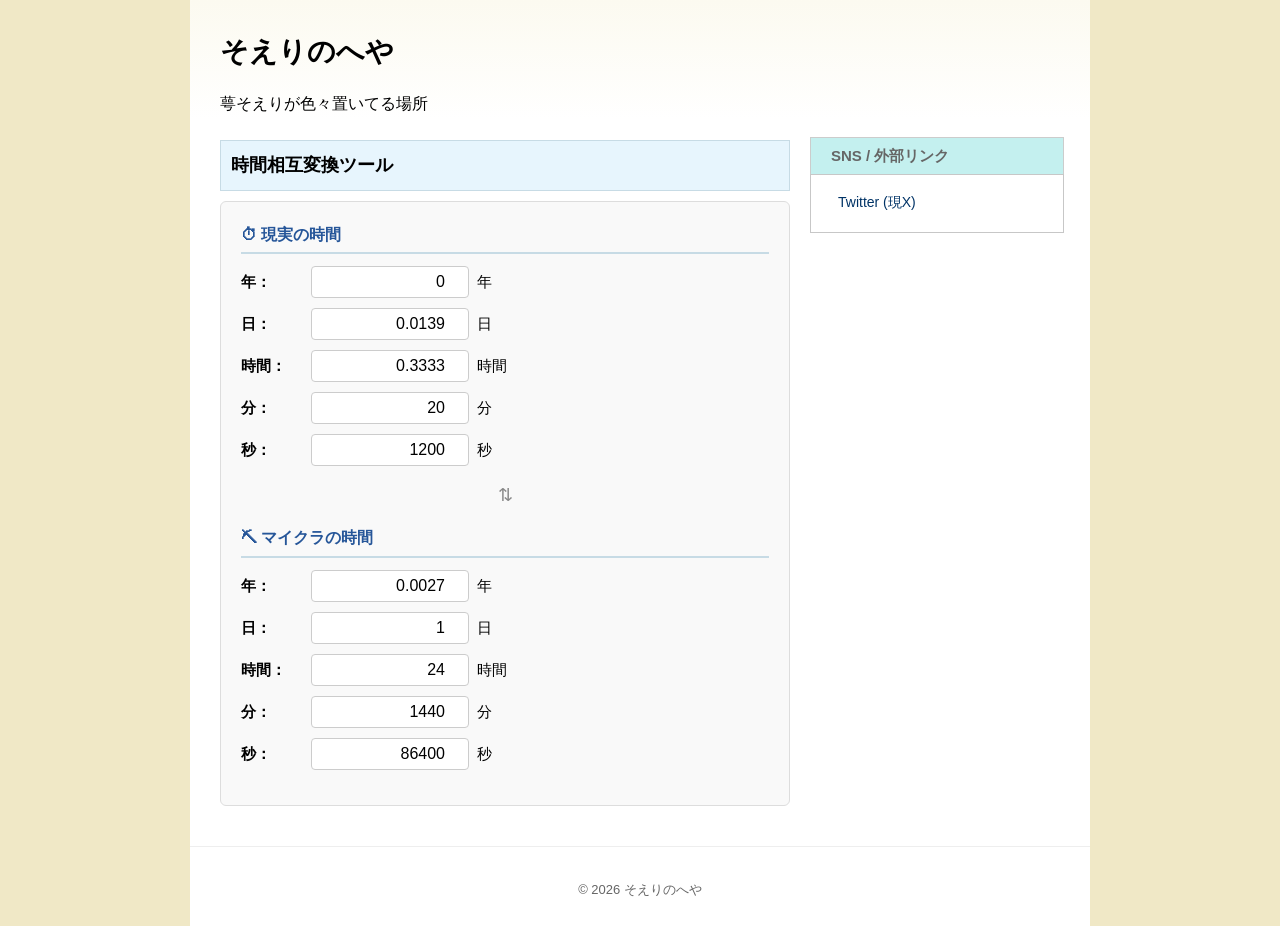
<file: Minecraft_time.html>
<!DOCTYPE html>
<html lang="ja">
  <head>
    <meta charset="utf-8">
    <title>マイクラ時間に変換するサイト - そえりのへや</title>
    <meta name="keywords" content="マインクラフト,時間変換,マイクラ時間,現実時間">
    <meta name="description" content="マインクラフトのゲーム内時間と現実時間を相互リアルタイム変換できるツールです。">
    <meta name="viewport" content="width=device-width, initial-scale=1">
    <link rel="stylesheet" href="style.css">
    <!-- 共通UI読み込み用JS -->
    <script src="include.js" defer></script>
    <style>
      .converter-container {
        background: #f9f9f9;
        border: 1px solid #ddd;
        padding: 20px;
        margin-bottom: 20px;
        border-radius: 6px;
      }
      .time-section {
        margin-bottom: 15px;
      }
      .time-section h3 {
        font-size: 16px;
        margin: 0 0 12px 0;
        color: #265699;
        border-bottom: 2px solid #C7DBE5;
        padding-bottom: 5px;
      }
      .input-grid {
        display: flex;
        flex-direction: column;
        gap: 10px;
      }
      .field {
        display: flex;
        align-items: center;
        font-size: 15px;
      }
      .field label {
        width: 70px;
        font-weight: bold;
      }
      .field input {
        padding: 6px 8px;
        font-size: 16px;
        border: 1px solid #ccc;
        border-radius: 4px;
        width: 140px;
        text-align: right;
        margin-right: 8px;
      }
      .sync-icon {
        text-align: center;
        font-size: 18px;
        color: #888;
        margin: 15px 0;
      }
    </style>
  </head>
  <body>
    <div id="outer">
      <!-- 共通UI：include.jsで自動読み込み -->
      <header></header>
      
      <div id="content">
        <div class="inner">
          <h2>時間相互変換ツール</h2>
          
          <div class="converter-container">
            <!-- 現実の時間 -->
            <div class="time-section">
              <h3>⏱ 現実の時間</h3>
              <div class="input-grid">
                <div class="field">
                  <label>年：</label>
                  <input type="number" id="realYears" step="any" min="0"> 年
                </div>
                <div class="field">
                  <label>日：</label>
                  <input type="number" id="realDays" step="any" min="0"> 日
                </div>
                <div class="field">
                  <label>時間：</label>
                  <input type="number" id="realHours" step="any" min="0"> 時間
                </div>
                <div class="field">
                  <label>分：</label>
                  <input type="number" id="realMins" step="any" min="0"> 分
                </div>
                <div class="field">
                  <label>秒：</label>
                  <input type="number" id="realSecs" step="any" min="0"> 秒
                </div>
              </div>
            </div>

            <div class="sync-icon">⇅</div>

            <!-- マイクラの時間 -->
            <div class="time-section">
              <h3>⛏ マイクラの時間</h3>
              <div class="input-grid">
                <div class="field">
                  <label>年：</label>
                  <input type="number" id="mcYears" step="any" min="0"> 年
                </div>
                <div class="field">
                  <label>日：</label>
                  <input type="number" id="mcDays" value="1" step="any" min="0"> 日
                </div>
                <div class="field">
                  <label>時間：</label>
                  <input type="number" id="mcHours" step="any" min="0"> 時間
                </div>
                <div class="field">
                  <label>分：</label>
                  <input type="number" id="mcMins" step="any" min="0"> 分
                </div>
                <div class="field">
                  <label>秒：</label>
                  <input type="number" id="mcSecs" step="any" min="0"> 秒
                </div>
              </div>
            </div>
          </div>
        </div>
      </div>
      
      <!-- 共通UI：include.jsで自動読み込み -->
      <aside></aside>
      <footer></footer>
    </div>

    <script>
      const inputs = {
        realYears: document.getElementById('realYears'),
        realDays:  document.getElementById('realDays'),
        realHours: document.getElementById('realHours'),
        realMins:  document.getElementById('realMins'),
        realSecs:  document.getElementById('realSecs'),
        mcYears:   document.getElementById('mcYears'),
        mcDays:    document.getElementById('mcDays'),
        mcHours:   document.getElementById('mcHours'),
        mcMins:    document.getElementById('mcMins'),
        mcSecs:    document.getElementById('mcSecs')
      };

      function calculateAndUpdate(sourceId) {
        const val = parseFloat(inputs[sourceId].value);
        if (isNaN(val)) return;

        let totalRealSecs = 0;

        // 入力元の単位から「現実の総秒数」に統一計算
        switch (sourceId) {
          case 'realYears': totalRealSecs = val * 31536000; break; // 365日
          case 'realDays':  totalRealSecs = val * 86400; break;
          case 'realHours': totalRealSecs = val * 3600; break;
          case 'realMins':  totalRealSecs = val * 60; break;
          case 'realSecs':  totalRealSecs = val; break;
          case 'mcYears':   totalRealSecs = val * 438000; break; // 365マイクラ日 = 438,000秒
          case 'mcDays':    totalRealSecs = val * 1200; break;   // 1マイクラ日 = 20分 = 1200秒
          case 'mcHours':   totalRealSecs = val * 50; break;     // 1マイクラ時間 = 50秒
          case 'mcMins':    totalRealSecs = val * (50 / 60); break;
          case 'mcSecs':    totalRealSecs = val * (1 / 72); break; // 1マイクラ秒 = 1/72秒
        }

        // 全単位への算出
        const results = {
          realYears: totalRealSecs / 31536000,
          realDays:  totalRealSecs / 86400,
          realHours: totalRealSecs / 3600,
          realMins:  totalRealSecs / 60,
          realSecs:  totalRealSecs,
          mcYears:   totalRealSecs / 438000,
          mcDays:    totalRealSecs / 1200,
          mcHours:   totalRealSecs / 50,
          mcMins:    totalRealSecs / (50 / 60),
          mcSecs:    totalRealSecs * 72
        };

        // フォーカスされていない他の全入力欄を更新
        const activeEl = document.activeElement;
        for (const key in inputs) {
          if (key !== sourceId && inputs[key] !== activeEl) {
            const num = results[key];
            if (Number.isInteger(num)) {
              inputs[key].value = num;
            } else {
              // 端数が小さすぎる場合は有効数字を残して綺麗に表示
              inputs[key].value = parseFloat(num.toFixed(4));
            }
          }
        }
      }

      // イベントリスナーの登録
      Object.keys(inputs).forEach(key => {
        inputs[key].addEventListener('input', () => calculateAndUpdate(key));
      });

      // 初期表示計算（マイクラ1日＝各単位に自動展開）
      calculateAndUpdate('mcDays');
    </script>
  </body>
</html>
</file>
<file: style.css>
@charset "UTF-8";

/* 全体の基本設定 */
body {
	background: rgb(240,232,198);
	margin: 0;
	padding: 0;
	line-height: 1.6;
	font-family: sans-serif;
}

/* レイアウトの土台（Flexboxを使用） */
#outer {
	background-color: #fff;
	margin: 0 auto;
	width: 900px;
	display: flex;
	flex-wrap: wrap; /* 子要素を折り返せるようにする */
}

/* ヘッダー */
header {
	width: 100%; /* 横幅いっぱいに広げる */
	padding: 20px 20px 10px 30px;
	box-sizing: border-box;
	height: 120px;
	background: linear-gradient(to bottom, #fcfaf0, #fff);
}

h1 {
	font-size: 28px;
	margin: 0;
	padding: 10px 0 0 0;
}

h1 a {
	font-weight: bold;
	color: #000;
	text-decoration: none;
}

h1 a:hover {
	text-decoration: underline;
}

/* メインコンテンツ（左側） */
#content {
	width: 620px;
	box-sizing: border-box;
}

.inner {
	margin: 0 10px;
	padding: 10px 10px 20px 20px;
}

h2 {
	font-size: 18px;
	margin: 10px 0;
	padding: 10px;
	background-color: #E7F5FD;
	border: 1px solid #C7DBE5;
}

h2 a {
	font-weight: bold;
	text-decoration: none;
	color: #265699;
}

p {
	margin: 1em 0;
}

/* サイドバー（右側） */
aside {
	color: #676767;
	font-size: 13px;
	font-weight: normal;
	width: 280px;
	padding: 17px 0 0 0;
	box-sizing: border-box;
}

.right-title {
	font-size: 15px;
	margin: 0 26px 0 0;
	padding: 6px 10px 6px 20px;
	font-weight: bold;
	background-color: #C4F0EF;
	color: #666;
	border-top: 1px solid #ccc;
	border-right: 1px solid #ccc;
	border-left: 1px solid #ccc;
}

.link {
	margin: 0 26px 15px 0;
	padding: 16px 10px 10px 14px;
	border: 1px solid #c7c7c7;
	background-color: #fff;
}

.link a {
	font-weight: normal;
	font-size: 14px;
	color: #003366;
	text-decoration: none;
}

.link a:hover {
	text-decoration: underline;
}

ul {
	margin: 0 0 0 1em;
	padding: 0;
}

.link li {
	list-style: none;
	margin-bottom: 8px;
}

/* フッター */
footer {
	width: 100%; /* 横幅いっぱいに広げる */
	color: #666;
	font-size: 13px;
	height: 80px;
	text-align: center;
	padding-top: 20px;
	box-sizing: border-box;
	border-top: 1px solid #eee;
}

/* その他共通要素 */
img {
	max-width: 100%;
	height: auto;
	border: 0;
}

/* --- レスポンシブ対応（横幅が狭いスマホ等の見え方） --- */
@media screen and (max-width: 768px) {
	#outer {
		width: 100%;
		flex-direction: column; /* 縦並びに切り替え */
	}
	
	#content, aside {
		width: 100%;
		padding: 0;
	}
	
	.inner {
		margin: 0;
		padding: 15px;
	}
	
	aside {
		padding: 15px;
	}
	
	.right-title, .link {
		margin: 0;
	}
}
</file>
